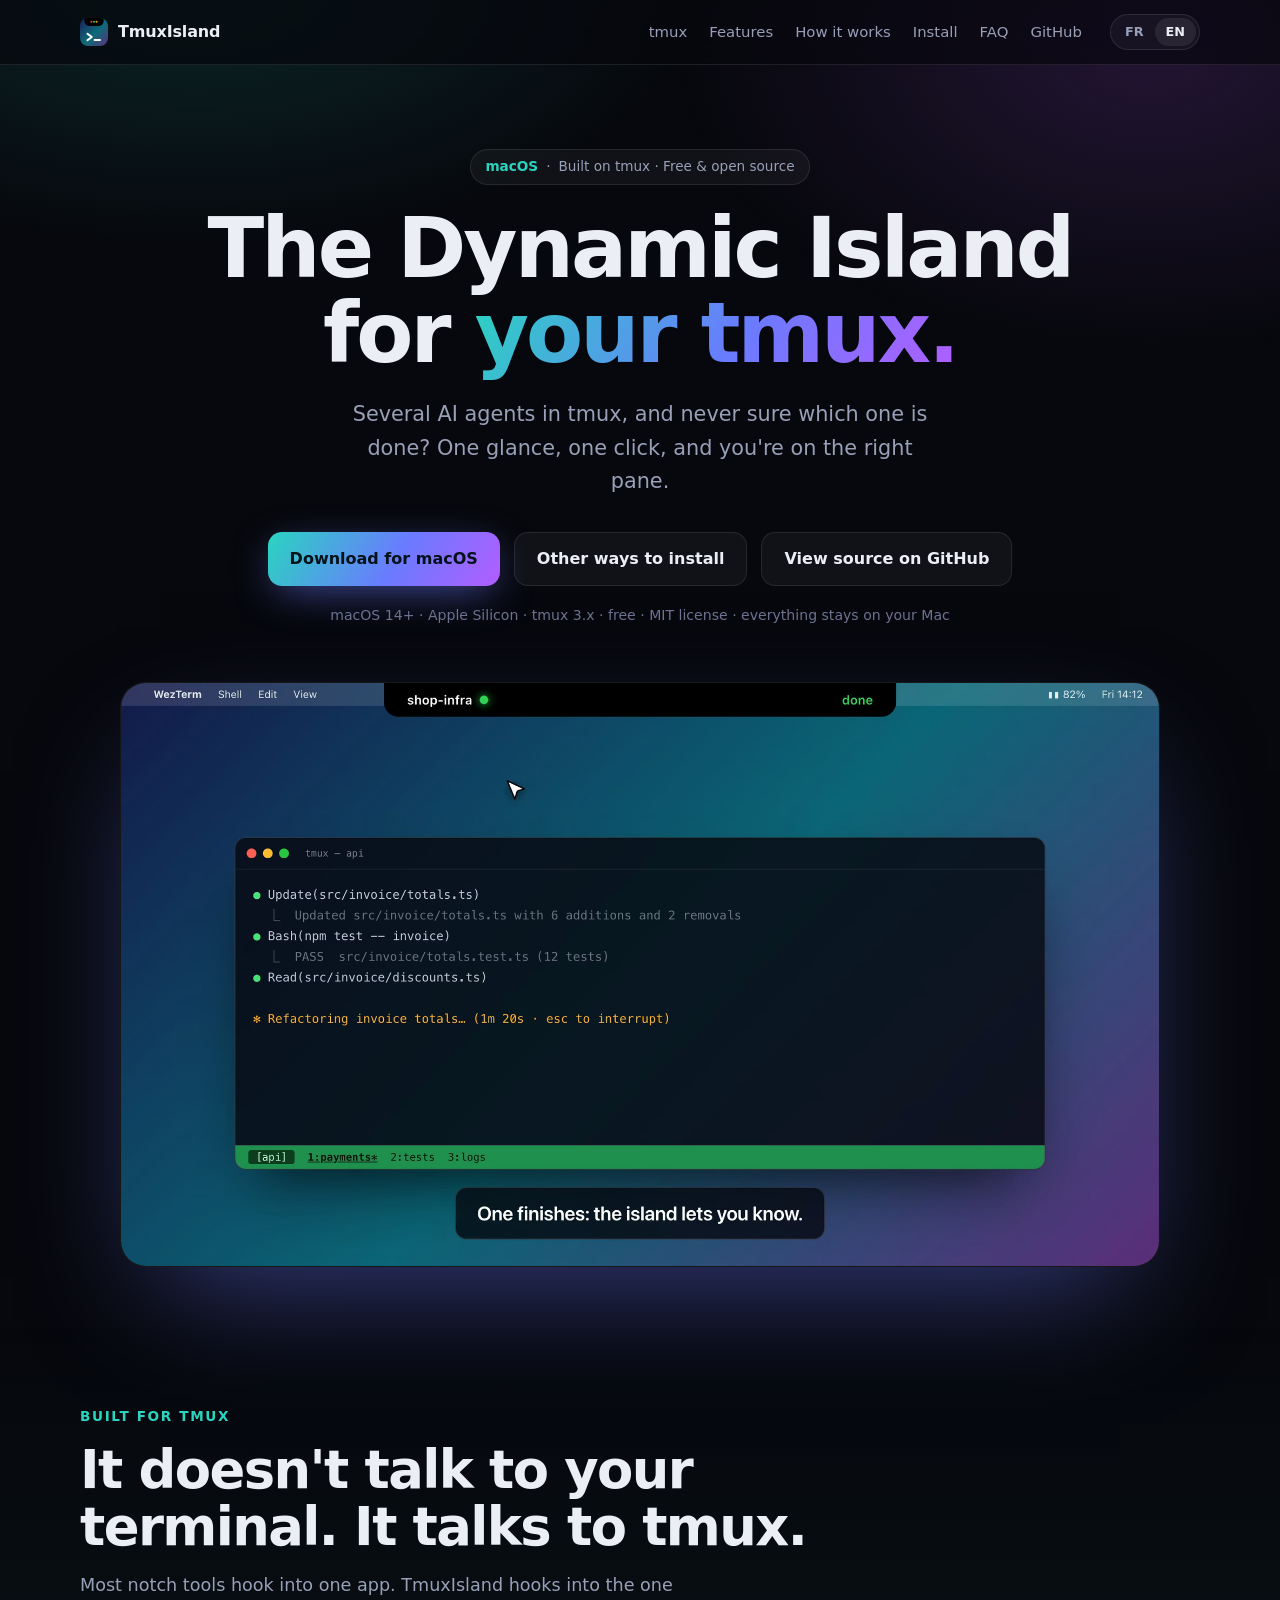
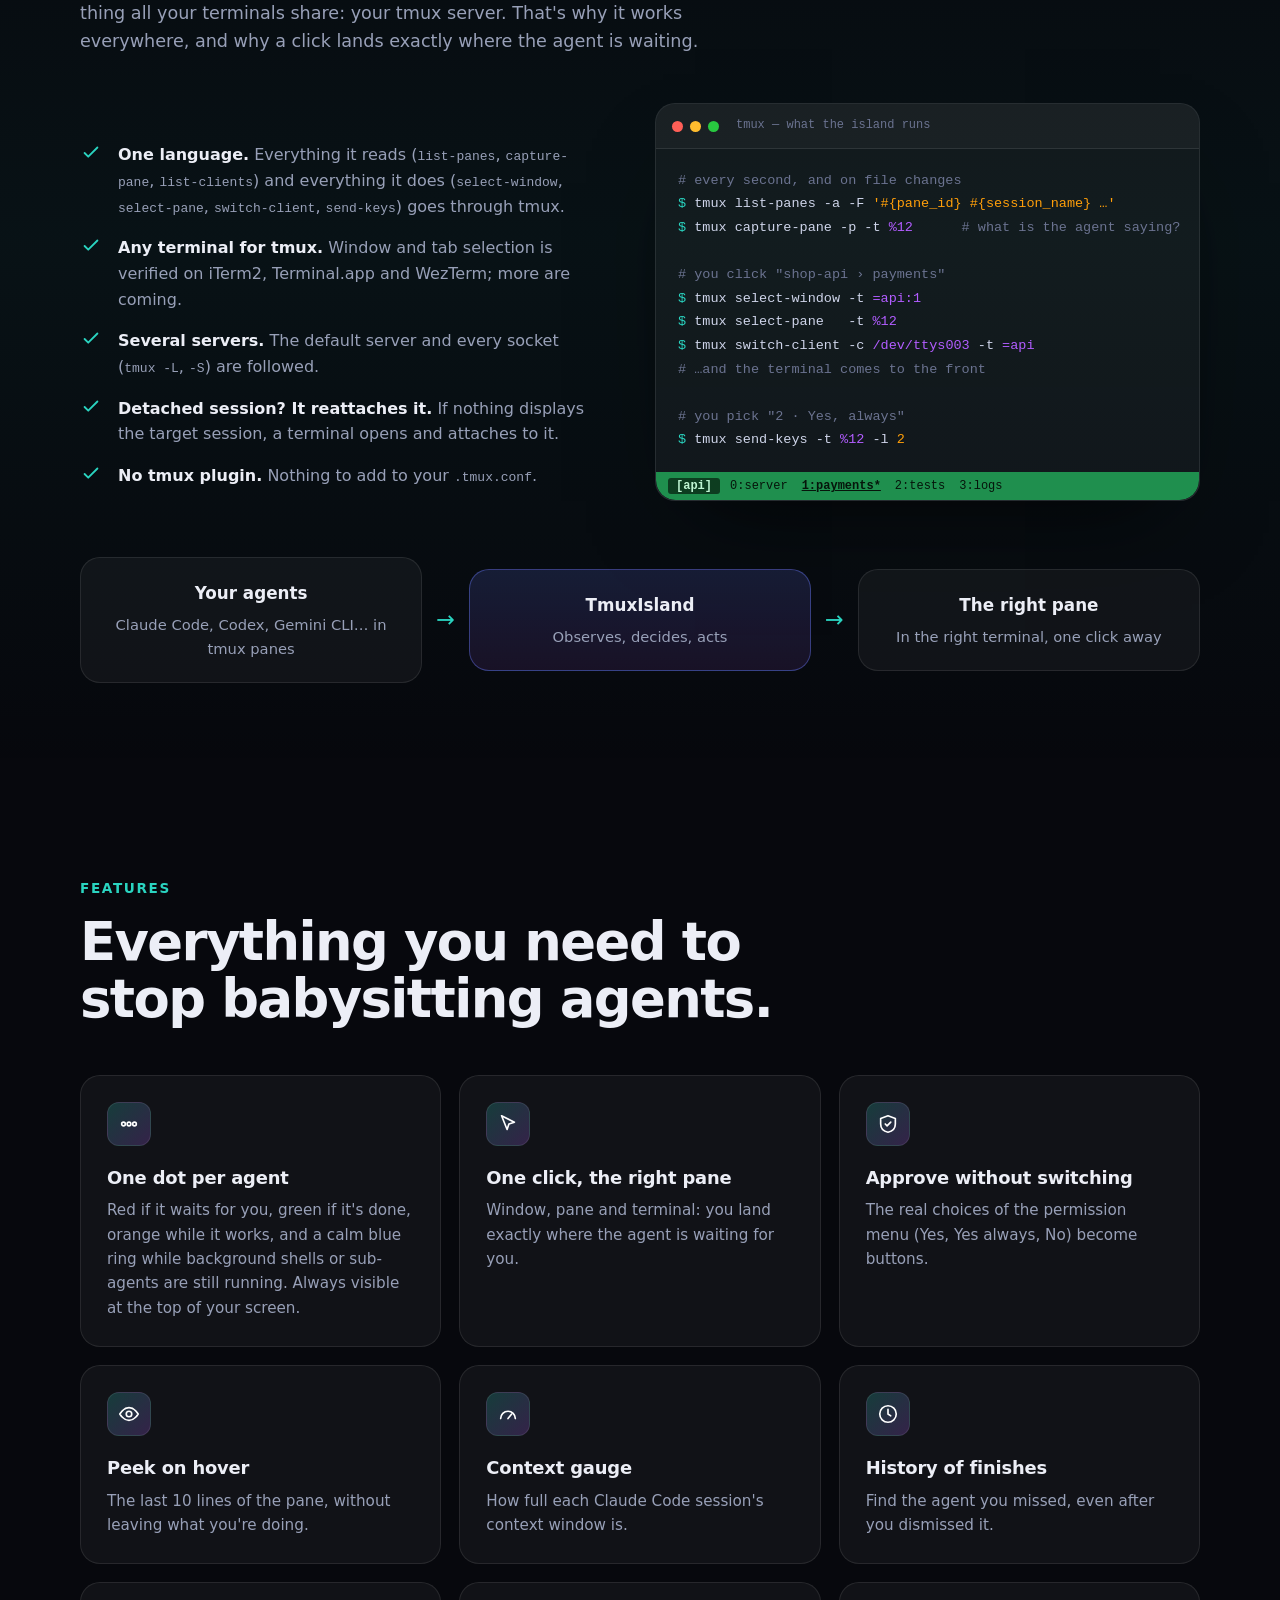
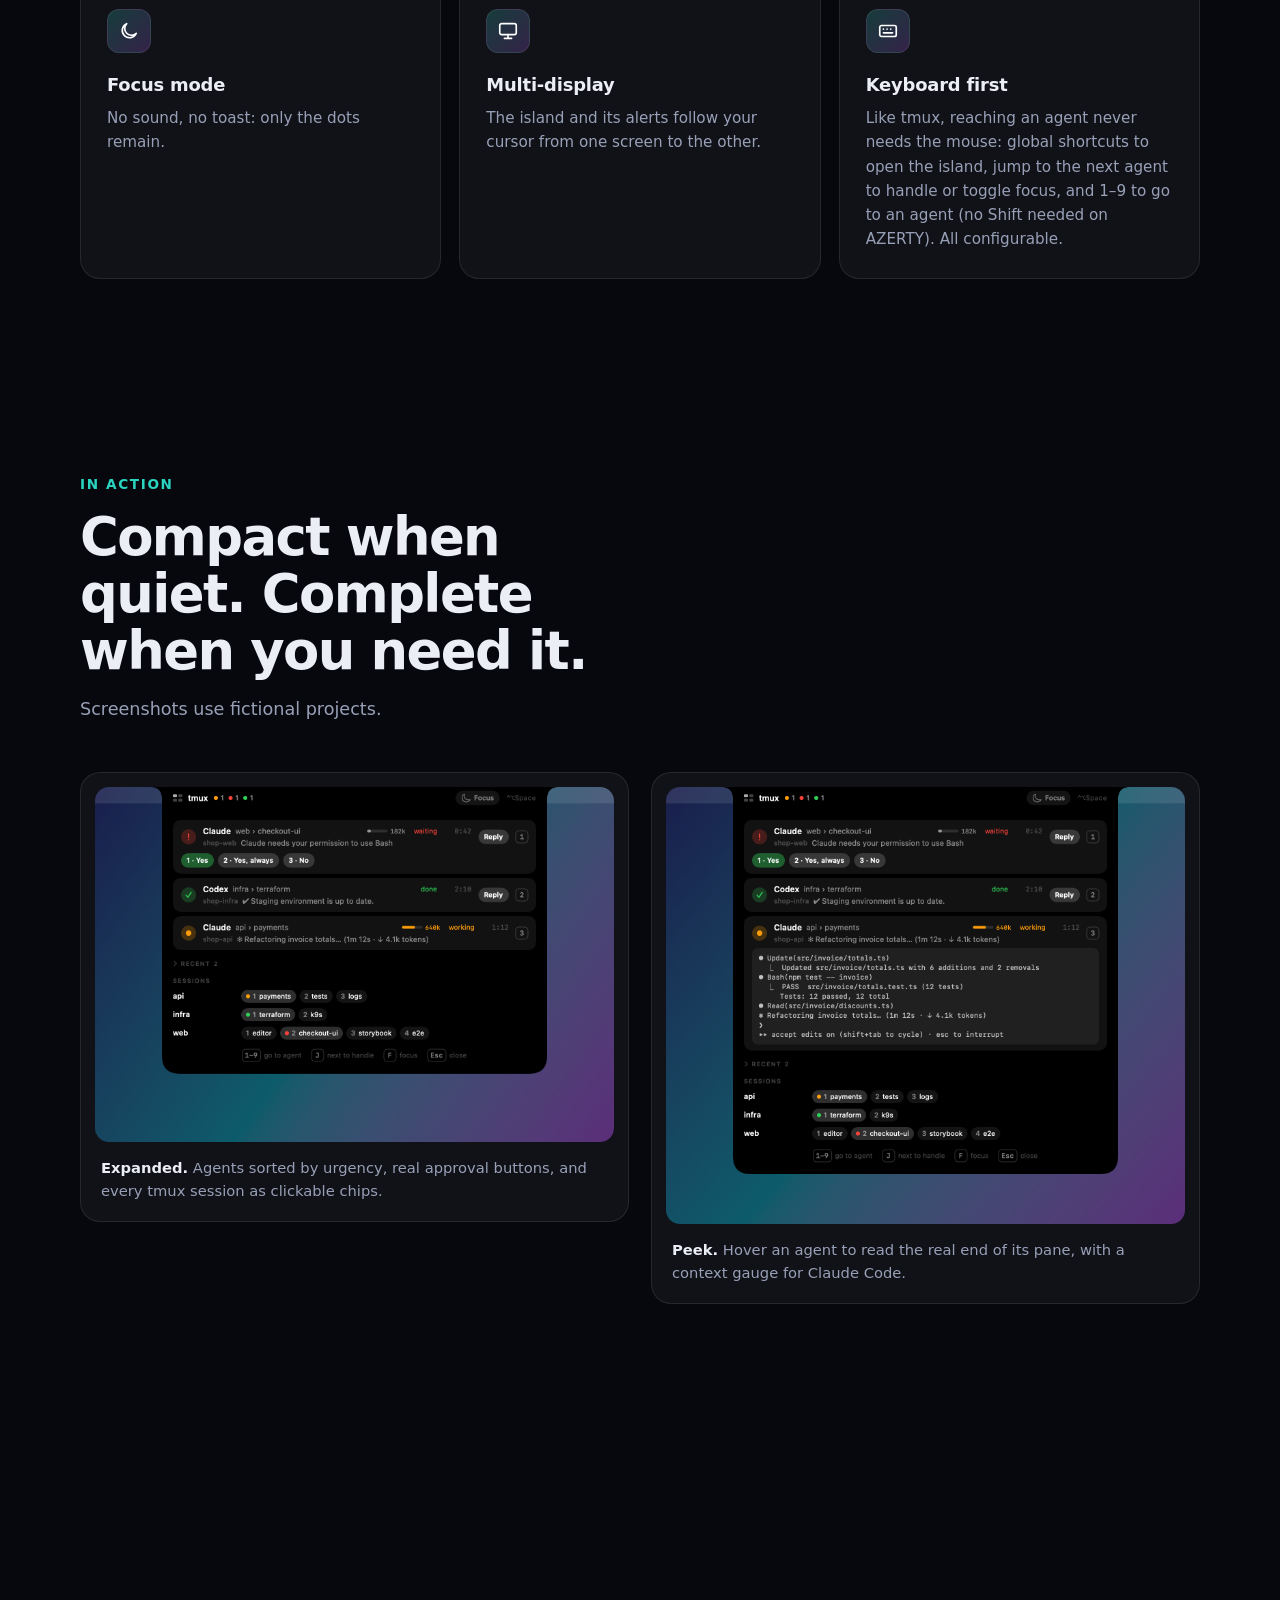
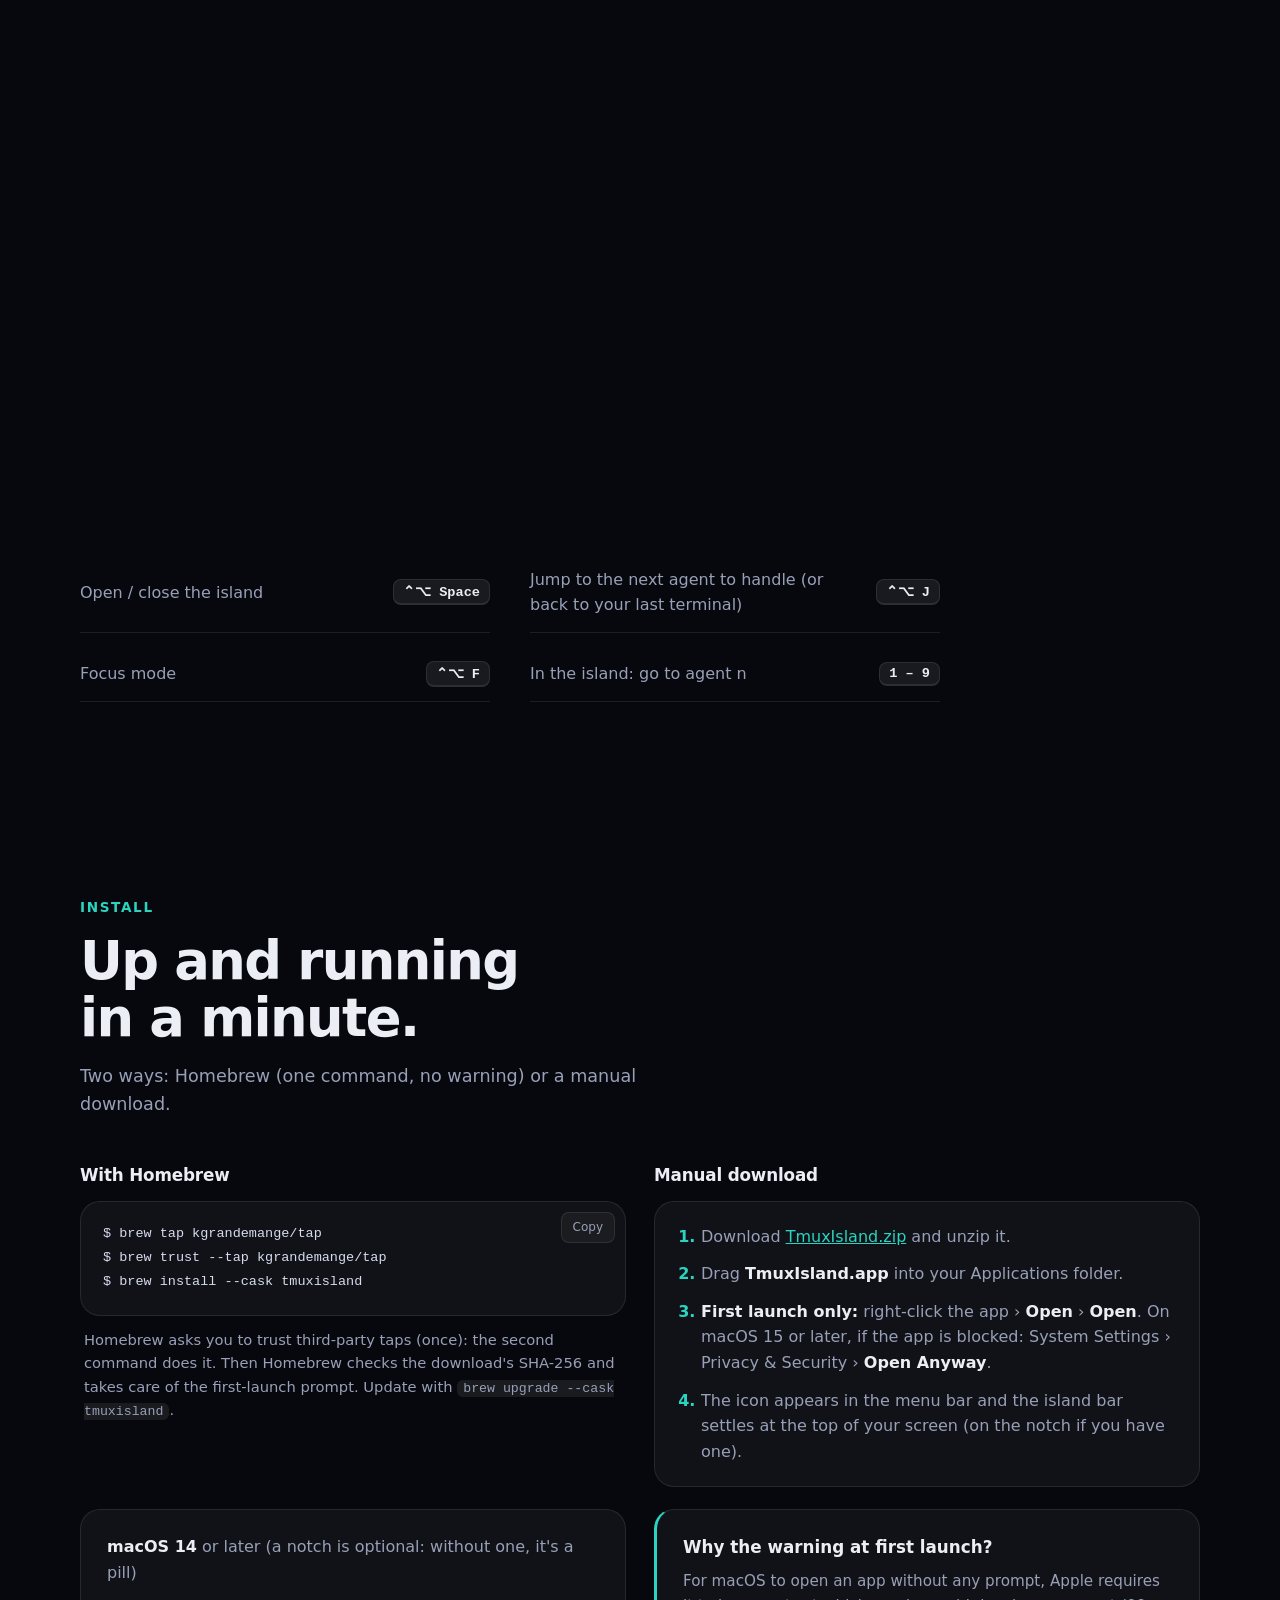
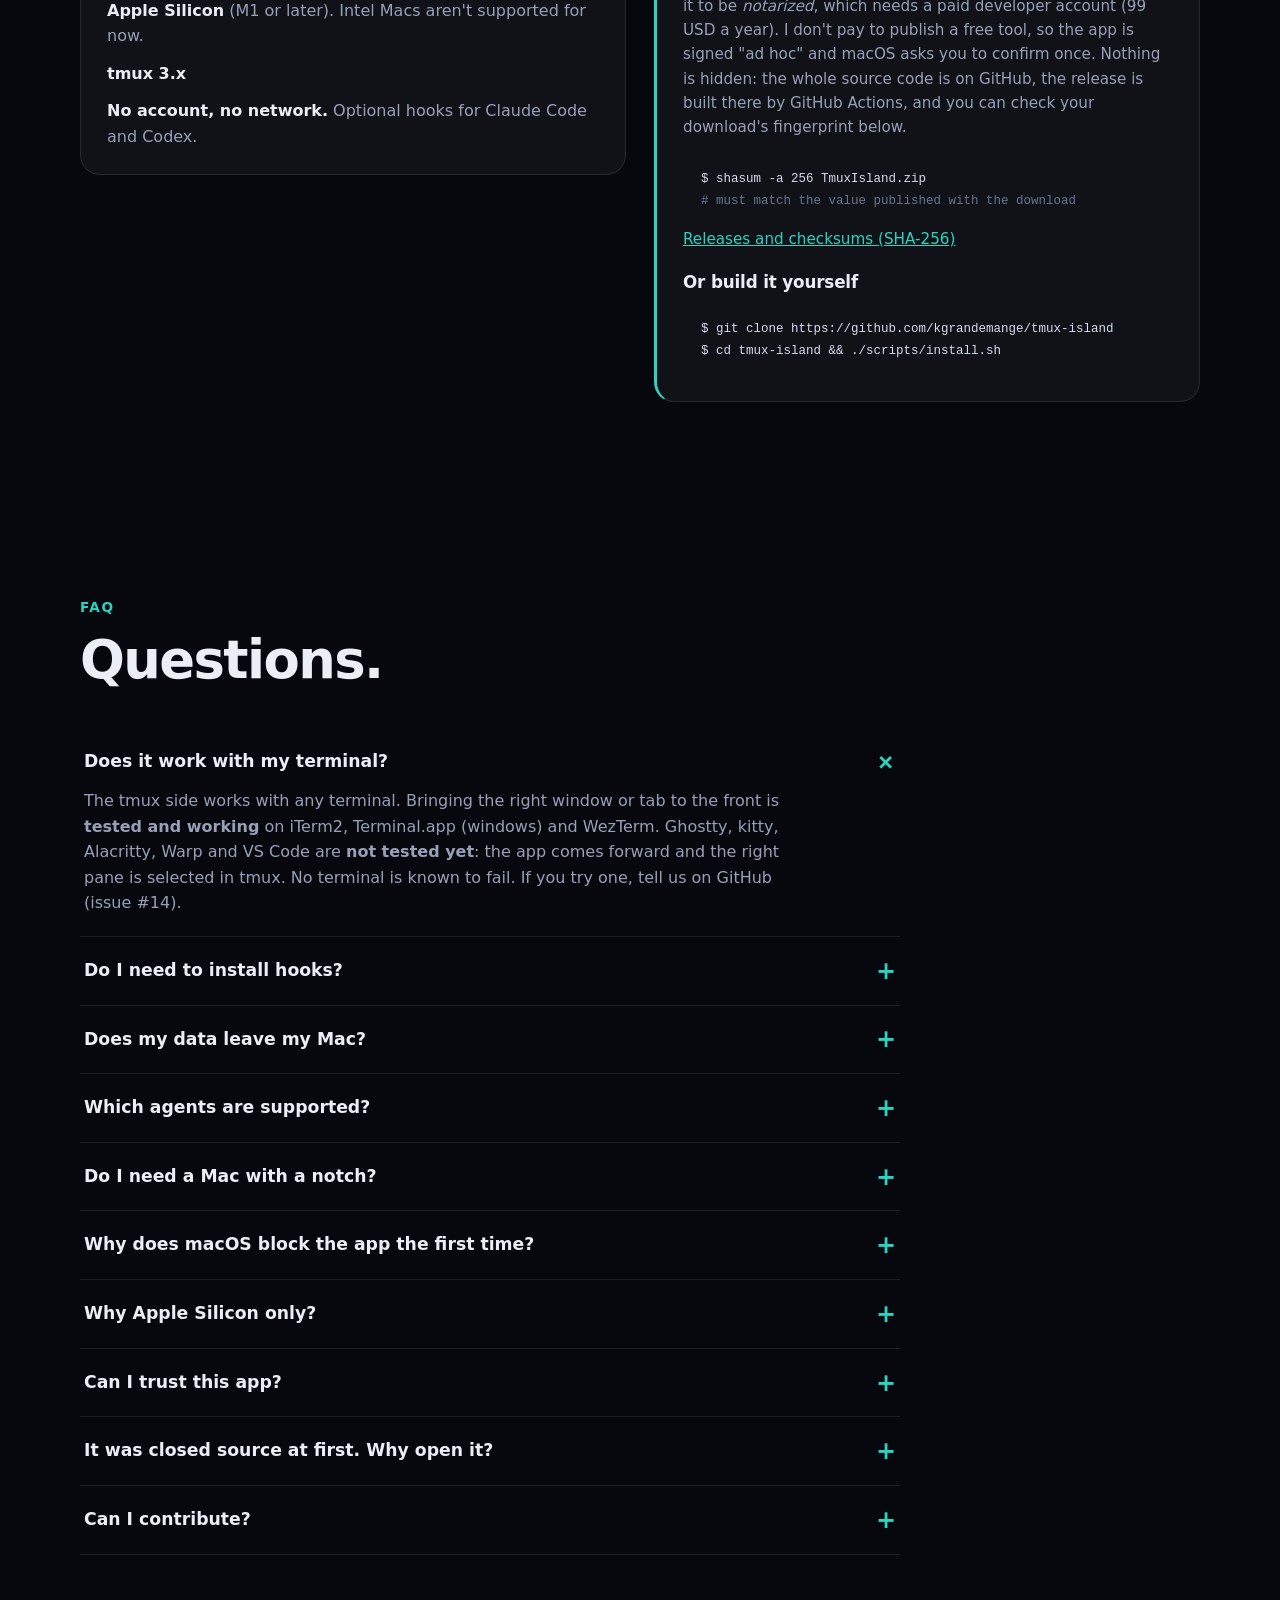
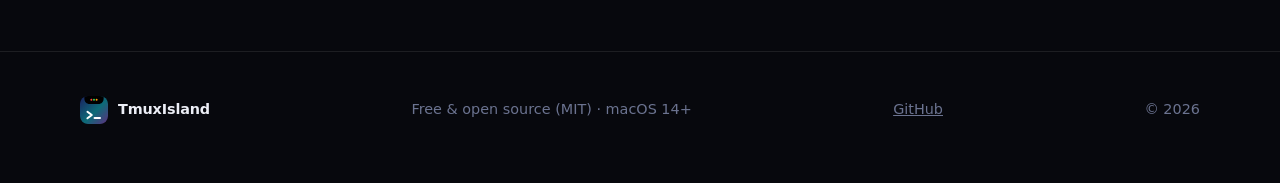
<file: docs/index.html>
<!doctype html>
<html lang="fr">
<head>
  <meta charset="utf-8">
  <meta name="viewport" content="width=device-width, initial-scale=1">
  <title>TmuxIsland — La Dynamic Island de ton tmux</title>
  <meta name="description" content="Plusieurs agents IA dans tmux, et tu ne sais jamais lequel a fini ? Un coup d'œil, un clic, et tu es sur le bon pane. Une Dynamic Island pour tmux, sur Mac.">
  <meta http-equiv="Content-Security-Policy" content="default-src 'self'; script-src 'self'; style-src 'self' 'unsafe-inline'; img-src 'self' data:; media-src 'self'; base-uri 'none'; form-action 'none'">
  <meta name="theme-color" content="#07080d">
  <meta property="og:type" content="website">
  <meta property="og:title" content="TmuxIsland — La Dynamic Island de ton tmux">
  <meta property="og:description" content="Plusieurs agents IA dans tmux, et tu ne sais jamais lequel a fini ? Un coup d'œil, un clic, et tu es sur le bon pane.">
  <link rel="icon" href="assets/logo.svg" type="image/svg+xml">
  <link rel="stylesheet" href="assets/style.css">
</head>
<body>
<a class="skip" href="#main" data-en="Skip to content">Aller au contenu</a>
<div class="glow" aria-hidden="true"></div>

<!-- Icônes (sprite) -->
<svg width="0" height="0" style="position:absolute" aria-hidden="true">
  <symbol id="i-click" viewBox="0 0 24 24"><path d="M5 3l14 7-6 2-2 6z"/></symbol>
  <symbol id="i-eye" viewBox="0 0 24 24"><path d="M2 12s4-7 10-7 10 7 10 7-4 7-10 7S2 12 2 12z"/><circle cx="12" cy="12" r="3"/></symbol>
  <symbol id="i-gauge" viewBox="0 0 24 24"><path d="M4 17a8 8 0 1 1 16 0"/><path d="M12 17l4-5"/></symbol>
  <symbol id="i-clock" viewBox="0 0 24 24"><circle cx="12" cy="12" r="9"/><path d="M12 7v5l3 2"/></symbol>
  <symbol id="i-moon" viewBox="0 0 24 24"><path d="M20 14.5A8 8 0 1 1 9.5 4a6.5 6.5 0 0 0 10.5 10.5z"/></symbol>
  <symbol id="i-screens" viewBox="0 0 24 24"><rect x="3" y="4" width="18" height="12" rx="2"/><path d="M8 20h8M12 16v4"/></symbol>
  <symbol id="i-key" viewBox="0 0 24 24"><rect x="3" y="6" width="18" height="12" rx="2"/><path d="M7 10h.01M11 10h.01M15 10h.01M7 14h10"/></symbol>
  <symbol id="i-layers" viewBox="0 0 24 24"><path d="M12 3l9 5-9 5-9-5z"/><path d="M3 13l9 5 9-5"/></symbol>
  <symbol id="i-shield" viewBox="0 0 24 24"><path d="M12 3l8 3v6c0 5-3.5 8-8 9-4.5-1-8-4-8-9V6z"/><path d="M9 12l2 2 4-4"/></symbol>
  <symbol id="i-dots" viewBox="0 0 24 24"><circle cx="6" cy="12" r="2"/><circle cx="12" cy="12" r="2"/><circle cx="18" cy="12" r="2"/></symbol>
  <symbol id="i-check" viewBox="0 0 24 24"><path d="M5 12l4 4 10-10"/></symbol>
</svg>

<header class="nav">
  <div class="wrap">
    <a class="brand" href="#top"><img src="assets/logo.svg" alt="" width="28" height="28"> TmuxIsland</a>
    <ul>
      <li><a href="#tmux" data-en="tmux">tmux</a></li>
      <li><a href="#features" data-en="Features">Fonctionnalités</a></li>
      <li><a href="#how" data-en="How it works">Comment ça marche</a></li>
      <li><a href="#install" data-en="Install">Installation</a></li>
      <li><a href="#faq">FAQ</a></li>
      <li><a href="https://github.com/kgrandemange/tmux-island" rel="noopener">GitHub</a></li>
    </ul>
    <div class="lang" role="group" aria-label="Langue / Language">
      <button type="button" data-lang="fr" aria-pressed="true">FR</button>
      <button type="button" data-lang="en" aria-pressed="false">EN</button>
    </div>
  </div>
</header>

<main id="main">
<!-- ============ HERO ============ -->
<div class="hero wrap" id="top">
  <span class="pill"><b>macOS</b> · <span data-en="Built on tmux · Free &amp; open source">Couplé à tmux · Gratuit &amp; open source</span></span>
  <h1><span data-en="The Dynamic Island for">La Dynamic Island de</span> <span class="grad" data-en="your tmux.">ton tmux.</span></h1>
  <p class="lead" data-en="Several AI agents in tmux, and never sure which one is done? One glance, one click, and you're on the right pane.">Plusieurs agents IA dans tmux, et tu ne sais jamais lequel a fini ? Un coup d'œil, un clic, et tu es sur le bon pane.</p>
  <div class="cta">
    <a class="btn primary" href="https://github.com/kgrandemange/tmux-island/releases/latest/download/TmuxIsland.zip" data-en="Download for macOS">Télécharger pour macOS</a>
    <a class="btn" href="#install" data-en="Other ways to install">Autres façons d'installer</a>
    <a class="btn" href="https://github.com/kgrandemange/tmux-island" rel="noopener" data-en="View source on GitHub">Voir le code sur GitHub</a>
  </div>
  <p class="meta" data-en="macOS 14+ · Apple Silicon · tmux 3.x · free · MIT license · everything stays on your Mac">macOS 14+ · Apple Silicon · tmux 3.x · gratuit · licence MIT · tout reste sur ton Mac</p>

  <!-- Vidéo de démonstration (scène : docs/video.html) -->
  <figure class="video-frame">
    <video id="hero-video" muted loop playsinline preload="metadata" controls poster="assets/poster-fr.jpg" aria-label="Démonstration : un agent termine, un clic mène au bon pane tmux, validation d'une permission depuis l'île." data-en-label="Demo: an agent finishes, one click leads to the right tmux pane, a permission is approved from the island."></video>
  </figure>
</div>

<!-- ============ TMUX ============ -->
<section class="tmux" id="tmux">
  <div class="wrap">
    <div class="reveal">
      <span class="eyebrow" data-en="Built for tmux">Pensé pour tmux</span>
      <h2 data-en="It doesn't talk to your terminal. It talks to tmux.">Il ne parle pas à ton terminal. Il parle à tmux.</h2>
      <p class="sub" data-en="Most notch tools hook into one app. TmuxIsland hooks into the one thing all your terminals share: your tmux server. That's why it works everywhere, and why a click lands exactly where the agent is waiting.">La plupart des outils de notch s'accrochent à une application. TmuxIsland s'accroche à ce que tous tes terminaux ont en commun : ton serveur tmux. C'est pour ça que ça marche partout, et qu'un clic t'amène exactement là où l'agent t'attend.</p>
    </div>

    <div class="split">
      <ul class="checks reveal">
        <li><svg viewBox="0 0 24 24" fill="none" stroke-width="2" stroke-linecap="round" stroke-linejoin="round"><use href="#i-check"/></svg>
          <span data-en="<b>One language.</b> Everything it reads (<code>list-panes</code>, <code>capture-pane</code>, <code>list-clients</code>) and everything it does (<code>select-window</code>, <code>select-pane</code>, <code>switch-client</code>, <code>send-keys</code>) goes through tmux."><b>Un seul langage.</b> Tout ce qu'il lit (<code>list-panes</code>, <code>capture-pane</code>, <code>list-clients</code>) et tout ce qu'il fait (<code>select-window</code>, <code>select-pane</code>, <code>switch-client</code>, <code>send-keys</code>) passe par tmux.</span></li>
        <li><svg viewBox="0 0 24 24" fill="none" stroke-width="2" stroke-linecap="round" stroke-linejoin="round"><use href="#i-check"/></svg>
          <span data-en="<b>Any terminal for tmux.</b> Window and tab selection is verified on iTerm2, Terminal.app and WezTerm; more are coming."><b>N'importe quel terminal pour tmux.</b> La sélection de la fenêtre et de l'onglet est vérifiée sur iTerm2, Terminal.app et WezTerm ; d'autres suivront.</span></li>
        <li><svg viewBox="0 0 24 24" fill="none" stroke-width="2" stroke-linecap="round" stroke-linejoin="round"><use href="#i-check"/></svg>
          <span data-en="<b>Several servers.</b> The default server and every socket (<code>tmux -L</code>, <code>-S</code>) are followed."><b>Plusieurs serveurs.</b> Le serveur par défaut et tous les sockets (<code>tmux -L</code>, <code>-S</code>) sont suivis.</span></li>
        <li><svg viewBox="0 0 24 24" fill="none" stroke-width="2" stroke-linecap="round" stroke-linejoin="round"><use href="#i-check"/></svg>
          <span data-en="<b>Detached session? It reattaches it.</b> If nothing displays the target session, a terminal opens and attaches to it."><b>Session détachée ? Il la rattache.</b> Si rien n'affiche la session cible, un terminal s'ouvre et s'y attache.</span></li>
        <li><svg viewBox="0 0 24 24" fill="none" stroke-width="2" stroke-linecap="round" stroke-linejoin="round"><use href="#i-check"/></svg>
          <span data-en="<b>No tmux plugin.</b> Nothing to add to your <code>.tmux.conf</code>."><b>Aucun plugin tmux.</b> Rien à ajouter à ton <code>.tmux.conf</code>.</span></li>
      </ul>

      <div class="card term reveal" role="img" data-en-label="Terminal showing the tmux commands the island runs when you click an agent" aria-label="Terminal montrant les commandes tmux lancées par l'île quand tu cliques sur un agent">
        <div class="term-bar"><i></i><i></i><i></i><span data-en="tmux — what the island runs">tmux — ce que l'île exécute</span></div>
<pre><span class="c" data-en="# every second, and on file changes"># chaque seconde, et à chaque changement de fichier</span>
<span class="k">$</span> tmux list-panes -a -F <span class="y">'#{pane_id} #{session_name} …'</span>
<span class="k">$</span> tmux capture-pane -p -t <span class="a">%12</span>      <span class="c" data-en="# what is the agent saying?"># que dit l'agent ?</span>

<span class="c" data-en="# you click &quot;shop-api › payments&quot;"># tu cliques sur « shop-api › payments »</span>
<span class="k">$</span> tmux select-window -t <span class="a">=api:1</span>
<span class="k">$</span> tmux select-pane   -t <span class="a">%12</span>
<span class="k">$</span> tmux switch-client -c <span class="a">/dev/ttys003</span> -t <span class="a">=api</span>
<span class="c" data-en="# …and the terminal comes to the front"># …et le terminal passe devant</span>

<span class="c" data-en="# you pick &quot;2 · Yes, always&quot;"># tu choisis « 2 · Yes, always »</span>
<span class="k">$</span> tmux send-keys -t <span class="a">%12</span> -l <span class="y">2</span></pre>
        <div class="tmuxbar" aria-hidden="true"><b>[api]</b><span>0:server</span><span class="cur">1:payments*</span><span>2:tests</span><span>3:logs</span></div>
      </div>
    </div>

    <div class="flow reveal">
      <div class="card node"><h3 data-en="Your agents">Tes agents</h3><p data-en="Claude Code, Codex, Gemini CLI… in tmux panes">Claude Code, Codex, Gemini CLI… dans des panes tmux</p></div>
      <div class="arrow">→</div>
      <div class="card node mid"><h3>TmuxIsland</h3><p data-en="Observes, decides, acts">Observe, décide, agit</p></div>
      <div class="arrow">→</div>
      <div class="card node"><h3 data-en="The right pane">Le bon pane</h3><p data-en="In the right terminal, one click away">Dans le bon terminal, à un clic</p></div>
    </div>
  </div>
</section>

<!-- ============ FONCTIONNALITÉS ============ -->
<section id="features">
  <div class="wrap">
    <div class="reveal">
      <span class="eyebrow" data-en="Features">Fonctionnalités</span>
      <h2 data-en="Everything you need to stop babysitting agents.">Tout pour arrêter de surveiller tes agents.</h2>
    </div>
    <div class="grid">
      <article class="card feat reveal"><div class="ico"><svg viewBox="0 0 24 24" fill="none" stroke-width="1.8" stroke-linecap="round" stroke-linejoin="round"><use href="#i-dots"/></svg></div>
        <h3 data-en="One dot per agent">Un point par agent</h3><p data-en="Red if it waits for you, green if it's done, orange while it works, and a calm blue ring while background shells or sub-agents are still running. Always visible at the top of your screen.">Rouge s'il t'attend, vert s'il a fini, orange pendant qu'il travaille, et une bague bleue calme tant que des shells ou sous-agents tournent en arrière-plan. Toujours visible en haut de l'écran.</p></article>
      <article class="card feat reveal"><div class="ico"><svg viewBox="0 0 24 24" fill="none" stroke-width="1.8" stroke-linecap="round" stroke-linejoin="round"><use href="#i-click"/></svg></div>
        <h3 data-en="One click, the right pane">Un clic, le bon pane</h3><p data-en="Window, pane and terminal: you land exactly where the agent is waiting for you.">Fenêtre, pane et terminal : tu arrives exactement là où l'agent t'attend.</p></article>
      <article class="card feat reveal"><div class="ico"><svg viewBox="0 0 24 24" fill="none" stroke-width="1.8" stroke-linecap="round" stroke-linejoin="round"><use href="#i-shield"/></svg></div>
        <h3 data-en="Approve without switching">Valide sans changer de fenêtre</h3><p data-en="The real choices of the permission menu (Yes, Yes always, No) become buttons.">Les vrais choix du menu de permission (Yes, Yes always, No) deviennent des boutons.</p></article>
      <article class="card feat reveal"><div class="ico"><svg viewBox="0 0 24 24" fill="none" stroke-width="1.8" stroke-linecap="round" stroke-linejoin="round"><use href="#i-eye"/></svg></div>
        <h3 data-en="Peek on hover">Aperçu au survol</h3><p data-en="The last 10 lines of the pane, without leaving what you're doing.">Les 10 dernières lignes du pane, sans quitter ce que tu fais.</p></article>
      <article class="card feat reveal"><div class="ico"><svg viewBox="0 0 24 24" fill="none" stroke-width="1.8" stroke-linecap="round" stroke-linejoin="round"><use href="#i-gauge"/></svg></div>
        <h3 data-en="Context gauge">Jauge de contexte</h3><p data-en="How full each Claude Code session's context window is.">Où en est la fenêtre de contexte de chaque session Claude Code.</p></article>
      <article class="card feat reveal"><div class="ico"><svg viewBox="0 0 24 24" fill="none" stroke-width="1.8" stroke-linecap="round" stroke-linejoin="round"><use href="#i-clock"/></svg></div>
        <h3 data-en="History of finishes">Historique des fins</h3><p data-en="Find the agent you missed, even after you dismissed it.">Retrouve l'agent que tu as raté, même après l'avoir acquitté.</p></article>
      <article class="card feat reveal"><div class="ico"><svg viewBox="0 0 24 24" fill="none" stroke-width="1.8" stroke-linecap="round" stroke-linejoin="round"><use href="#i-moon"/></svg></div>
        <h3 data-en="Focus mode">Mode concentration</h3><p data-en="No sound, no toast: only the dots remain.">Plus de son ni de toast : seuls les points restent.</p></article>
      <article class="card feat reveal"><div class="ico"><svg viewBox="0 0 24 24" fill="none" stroke-width="1.8" stroke-linecap="round" stroke-linejoin="round"><use href="#i-screens"/></svg></div>
        <h3 data-en="Multi-display">Multi-écrans</h3><p data-en="The island and its alerts follow your cursor from one screen to the other.">L'île et ses alertes suivent ton curseur d'un écran à l'autre.</p></article>
      <article class="card feat reveal"><div class="ico"><svg viewBox="0 0 24 24" fill="none" stroke-width="1.8" stroke-linecap="round" stroke-linejoin="round"><use href="#i-key"/></svg></div>
        <h3 data-en="Keyboard first">Priorité au clavier</h3><p data-en="Like tmux, reaching an agent never needs the mouse: global shortcuts to open the island, jump to the next agent to handle or toggle focus, and 1–9 to go to an agent (no Shift needed on AZERTY). All configurable.">Comme tmux, atteindre un agent n'exige jamais la souris : raccourcis globaux pour ouvrir l'île, sauter au prochain agent à traiter ou activer la concentration, et 1–9 pour aller à un agent (sans Maj en AZERTY). Tout est configurable.</p></article>
    </div>
  </div>
</section>

<!-- ============ GALERIE ============ -->
<section>
  <div class="wrap">
    <div class="reveal">
      <span class="eyebrow" data-en="In action">En action</span>
      <h2 data-en="Compact when quiet. Complete when you need it.">Discrète au repos. Complète quand il le faut.</h2>
      <p class="sub" data-en="Screenshots use fictional projects.">Les captures utilisent des projets fictifs.</p>
    </div>
    <div class="shots">
      <figure class="card reveal"><img src="assets/island-expanded.png" data-src-en="assets/island-expanded.png" data-src-fr="assets/island-expanded-fr.png" width="760" height="520" loading="lazy" alt="L'île dépliée : un agent en attente avec boutons de validation, un agent terminé, un agent en cours et les sessions tmux" data-en-alt="The expanded island: an agent waiting with approval buttons, a finished agent, a running agent and the tmux sessions">
        <figcaption data-en="<b>Expanded.</b> Agents sorted by urgency, real approval buttons, and every tmux session as clickable chips."><b>Dépliée.</b> Les agents triés par urgence, de vrais boutons de validation, et toutes tes sessions tmux en puces cliquables.</figcaption></figure>
      <figure class="card reveal"><img src="assets/island-preview.png" data-src-en="assets/island-preview.png" data-src-fr="assets/island-preview-fr.png" width="760" height="640" loading="lazy" alt="Aperçu des dernières lignes du pane au survol d'un agent en cours" data-en-alt="Preview of the pane's last lines when hovering a running agent">
        <figcaption data-en="<b>Peek.</b> Hover an agent to read the real end of its pane, with a context gauge for Claude Code."><b>Aperçu.</b> Survole un agent pour lire la vraie fin de son pane, avec la jauge de contexte pour Claude Code.</figcaption></figure>
      <figure class="card reveal"><img src="assets/island-toast.png" data-src-en="assets/island-toast.png" data-src-fr="assets/island-toast-fr.png" width="560" height="90" loading="lazy" alt="Toast : le projet shop-infra est terminé" data-en-alt="Toast: the shop-infra project is done">
        <figcaption data-en="<b>The toast.</b> An agent finishes: the island widens for a few seconds. One click and you're there."><b>Le toast.</b> Un agent finit : l'île s'élargit quelques secondes. Un clic et tu y es.</figcaption></figure>
      <figure class="card reveal"><img src="assets/island-compact.png" data-src-en="assets/island-compact.png" data-src-fr="assets/island-compact-fr.png" width="560" height="90" loading="lazy" alt="Île compacte avec un point par agent" data-en-alt="Compact island with one dot per agent">
        <figcaption data-en="<b>At rest.</b> One dot per agent, and the number of tmux sessions."><b>Au repos.</b> Un point par agent, et le nombre de sessions tmux.</figcaption></figure>
    </div>
  </div>
</section>

<!-- ============ COMMENT ÇA MARCHE ============ -->
<section id="how">
  <div class="wrap">
    <div class="reveal">
      <span class="eyebrow" data-en="How it works">Comment ça marche</span>
      <h2 data-en="Observe. Decide. Act.">Observer. Décider. Agir.</h2>
    </div>
    <div class="steps3">
      <div class="card step reveal"><h3 data-en="Observe">Observer</h3><p data-en="It reads tmux, the official status of Claude Code sessions (<code>~/.claude/sessions</code>) and, when needed, the pane's screen. File changes trigger an instant refresh.">Il lit tmux, le statut officiel des sessions Claude Code (<code>~/.claude/sessions</code>) et, au besoin, l'écran du pane. Un changement de fichier déclenche un relevé immédiat.</p></div>
      <div class="card step reveal"><h3 data-en="Decide">Décider</h3><p data-en="A state machine tells running, waiting and done apart, and ignores your own interruptions (Esc).">Une machine à états distingue en cours, en attente et terminé, et ignore tes propres interruptions (Esc).</p></div>
      <div class="card step reveal"><h3 data-en="Act">Agir</h3><p data-en="It alerts you (dot, toast, sound). You click, it runs <code>select-window</code>, <code>select-pane</code> and <code>switch-client</code>, then brings your terminal forward.">Il te prévient (point, toast, son). Tu cliques, il lance <code>select-window</code>, <code>select-pane</code> et <code>switch-client</code>, puis amène ton terminal devant.</p></div>
    </div>

    <div class="keys reveal">
      <div><span data-en="Open / close the island">Ouvrir / fermer l'île</span><kbd>⌃⌥ Space</kbd></div>
      <div><span data-en="Jump to the next agent to handle (or back to your last terminal)">Aller au prochain agent à traiter (ou revenir au dernier terminal)</span><kbd>⌃⌥ J</kbd></div>
      <div><span data-en="Focus mode">Mode concentration</span><kbd>⌃⌥ F</kbd></div>
      <div><span data-en="In the island: go to agent n">Dans l'île : aller à l'agent n</span><kbd>1 – 9</kbd></div>
    </div>
  </div>
</section>

<!-- ============ INSTALLATION ============ -->
<section id="install">
  <div class="wrap">
    <div class="reveal">
      <span class="eyebrow" data-en="Install">Installation</span>
      <h2 data-en="Up and running in a minute.">Prêt en une minute.</h2>
      <p class="sub" data-en="Two ways: Homebrew (one command, no warning) or a manual download.">Deux façons : Homebrew (une commande, sans avertissement) ou un téléchargement manuel.</p>
    </div>
    <div class="install">
      <div>
        <h3 class="inst-h" data-en="With Homebrew">Avec Homebrew</h3>
        <div class="card codebox reveal">
          <div class="copy"><button type="button" data-en="Copy">Copier</button></div>
<pre><span class="k">$</span> brew tap kgrandemange/tap
<span class="k">$</span> brew trust --tap kgrandemange/tap
<span class="k">$</span> brew install --cask tmuxisland</pre>
        </div>
        <p class="inst-note" data-en="Homebrew asks you to trust third-party taps (once): the second command does it. Then Homebrew checks the download's SHA-256 and takes care of the first-launch prompt. Update with <code>brew upgrade --cask tmuxisland</code>.">Homebrew demande d'approuver les taps tiers (une seule fois) : la deuxième commande s'en charge. Ensuite Homebrew vérifie l'empreinte SHA-256 du téléchargement et s'occupe de l'avertissement du premier lancement. Mise à jour avec <code>brew upgrade --cask tmuxisland</code>.</p>
      </div>
      <div>
        <h3 class="inst-h" data-en="Manual download">Téléchargement manuel</h3>
        <ol class="card steps-list reveal">
          <li data-en="Download <a href='https://github.com/kgrandemange/tmux-island/releases/latest/download/TmuxIsland.zip'>TmuxIsland.zip</a> and unzip it."><a href="https://github.com/kgrandemange/tmux-island/releases/latest/download/TmuxIsland.zip">TmuxIsland.zip</a> : télécharge-le et décompresse-le.</li>
          <li data-en="Drag <b>TmuxIsland.app</b> into your Applications folder.">Glisse <b>TmuxIsland.app</b> dans ton dossier Applications.</li>
          <li data-en="<b>First launch only:</b> right-click the app › <b>Open</b> › <b>Open</b>. On macOS 15 or later, if the app is blocked: System Settings › Privacy &amp; Security › <b>Open Anyway</b>."><b>Une seule fois, au premier lancement :</b> clic droit sur l'app › <b>Ouvrir</b> › <b>Ouvrir</b>. Sur macOS 15 ou plus, si l'app est bloquée : Réglages Système › Confidentialité et sécurité › <b>Ouvrir quand même</b>.</li>
          <li data-en="The icon appears in the menu bar and the island bar settles at the top of your screen (on the notch if you have one).">L'icône apparaît dans la barre de menus et l'island bar se place en haut de l'écran (sur la notch s'il y en a une).</li>
        </ol>
      </div>
    </div>

    <div class="install" style="margin-top:22px">
      <ul class="card reqs reveal">
        <li data-en="<b>macOS 14</b> or later (a notch is optional: without one, it's a pill)"><b>macOS 14</b> ou plus récent (la notch est facultative : sans elle, c'est une pilule)</li>
        <li data-en="<b>Apple Silicon</b> (M1 or later). Intel Macs aren't supported for now."><b>Apple Silicon</b> (M1 et suivants). Les Mac Intel ne sont pas pris en charge pour l'instant.</li>
        <li data-en="<b>tmux 3.x</b>"><b>tmux 3.x</b></li>
        <li data-en="<b>No account, no network.</b> Optional hooks for Claude Code and Codex."><b>Aucun compte, aucun réseau.</b> Hooks facultatifs pour Claude Code et Codex.</li>
      </ul>
      <div class="card note reveal">
        <h3 data-en="Why the warning at first launch?">Pourquoi cet avertissement au premier lancement ?</h3>
        <p data-en="For macOS to open an app without any prompt, Apple requires it to be <i>notarized</i>, which needs a paid developer account (99 USD a year). I don't pay to publish a free tool, so the app is signed &quot;ad hoc&quot; and macOS asks you to confirm once. Nothing is hidden: the whole source code is on GitHub, the release is built there by GitHub Actions, and you can check your download's fingerprint below.">Pour que macOS ouvre une app sans aucun message, Apple exige qu'elle soit <i>notarisée</i>, ce qui demande un compte développeur payant (99 $ par an). Je ne paie pas pour publier un outil gratuit : l'app est signée « ad hoc » et macOS te demande de confirmer une fois. Rien n'est caché : tout le code source est sur GitHub, la version est compilée là-bas par GitHub Actions, et tu peux vérifier l'empreinte de ton téléchargement ci-dessous.</p>
        <div class="codebox" style="margin-top:14px">
<pre><span class="k">$</span> shasum -a 256 TmuxIsland.zip
<span class="c" data-en="# must match the value published with the download">Doit correspondre à la valeur publiée avec le téléchargement</span></pre>
        </div>
        <p class="inst-note"><a href="https://github.com/kgrandemange/tmux-island/releases" data-en="Releases and checksums (SHA-256)">Versions et empreintes (SHA-256)</a></p>
        <h3 class="inst-h" style="margin-top:18px" data-en="Or build it yourself">Ou compile-le toi-même</h3>
        <div class="codebox">
<pre><span class="k">$</span> git clone https://github.com/kgrandemange/tmux-island
<span class="k">$</span> cd tmux-island &amp;&amp; ./scripts/install.sh</pre>
        </div>
      </div>
    </div>
  </div>
</section>

<!-- ============ FAQ ============ -->
<section id="faq">
  <div class="wrap">
    <div class="reveal"><span class="eyebrow">FAQ</span><h2 data-en="Questions.">Questions.</h2></div>
    <div class="faq reveal">
      <details open><summary data-en="Does it work with my terminal?">Est-ce que ça marche avec mon terminal ?</summary>
        <p data-en="The tmux side works with any terminal. Bringing the right window or tab to the front is <b>tested and working</b> on iTerm2, Terminal.app (windows) and WezTerm. Ghostty, kitty, Alacritty, Warp and VS Code are <b>not tested yet</b>: the app comes forward and the right pane is selected in tmux. No terminal is known to fail. If you try one, tell us on GitHub (issue #14).">Le côté tmux fonctionne avec n'importe quel terminal. La mise au premier plan de la bonne fenêtre ou du bon onglet est <b>testée et fonctionnelle</b> sur iTerm2, Terminal.app (fenêtres) et WezTerm. Ghostty, kitty, Alacritty, Warp et VS Code ne sont <b>pas encore testés</b> : l'application passe devant et le bon pane est sélectionné dans tmux. Aucun terminal n'est connu pour échouer. Si tu en essaies un, dis-le sur GitHub (ticket #14).</p></details>
      <details><summary data-en="Do I need to install hooks?">Faut-il installer des hooks ?</summary>
        <p data-en="No. It works out of the box by reading Claude Code's own session status and the pane's screen. Hooks only make &quot;done / waiting&quot; even more instant.">Non. Ça fonctionne tout de suite en lisant le statut des sessions de Claude Code et l'écran du pane. Les hooks rendent seulement « terminé / en attente » encore plus instantané.</p></details>
      <details><summary data-en="Does my data leave my Mac?">Mes données quittent-elles mon Mac ?</summary>
        <p data-en="No. The app contains no networking code. It reads tmux, the tail of Claude Code transcripts (for the context gauge) and a few local state files.">Non. L'application ne contient aucun code réseau. Elle lit tmux, la fin des transcripts de Claude Code (pour la jauge de contexte) et quelques fichiers d'état locaux.</p></details>
      <details><summary data-en="Which agents are supported?">Quels agents sont pris en charge ?</summary>
        <p data-en="Claude Code is first-class (official status, context gauge, approval buttons). Codex, Gemini CLI, OpenCode, Aider, Amp, Cursor Agent and Goose are detected through the process and the pane's screen.">Claude Code est pris en charge en priorité (statut officiel, jauge de contexte, boutons de validation). Codex, Gemini CLI, OpenCode, Aider, Amp, Cursor Agent et Goose sont détectés via le processus et l'écran du pane.</p></details>
      <details><summary data-en="Do I need a Mac with a notch?">Faut-il un Mac avec notch ?</summary>
        <p data-en="No. TmuxIsland is an island bar: a floating bar centered at the top of your screen. On a Mac with a notch it blends into it; on any other screen it's a pill. With several displays, an option makes it follow your cursor.">Non. TmuxIsland est une island bar : une barre flottante centrée en haut de l'écran. Sur un Mac avec notch elle s'y fond ; sur n'importe quel autre écran, c'est une pilule. Avec plusieurs écrans, une option la fait suivre ton curseur.</p></details>
      <details><summary data-en="Why does macOS block the app the first time?">Pourquoi macOS bloque l'app la première fois ?</summary>
        <p data-en="Because it isn't notarized by Apple (that needs a paid developer account, and this tool is free). Confirm once with right-click › Open, or install it with Homebrew, which handles it for you. Then it opens normally.">Parce qu'elle n'est pas notarisée par Apple (il faut un compte développeur payant, et cet outil est gratuit). Confirme une fois avec clic droit › Ouvrir, ou installe-la avec Homebrew, qui s'en occupe. Ensuite elle s'ouvre normalement.</p></details>
      <details><summary data-en="Why Apple Silicon only?">Pourquoi seulement Apple Silicon ?</summary>
        <p data-en="The app is built for M1 and later chips. Intel Macs aren't supported for now.">L'app est compilée pour les puces M1 et suivantes. Les Mac Intel ne sont pas pris en charge pour l'instant.</p></details>
      <details><summary data-en="Can I trust this app?">Puis-je faire confiance à cette app ?</summary>
        <p data-en="You don't have to take my word for it: the whole source is on GitHub under the MIT license, the app contains no networking code (a firewall like Little Snitch or LuLu will show it never connects anywhere), releases are built from the tagged source by GitHub Actions, and each one comes with a SHA-256 you can verify.">Tu n'as pas à me croire sur parole : tout le code est sur GitHub sous licence MIT, l'app ne contient aucun code réseau (un pare-feu applicatif comme Little Snitch ou LuLu montrera qu'elle ne se connecte nulle part), les versions sont compilées depuis le code étiqueté par GitHub Actions, et chacune est livrée avec une empreinte SHA-256 vérifiable.</p></details>
      <details><summary data-en="It was closed source at first. Why open it?">Le code était fermé au début. Pourquoi l'ouvrir ?</summary>
        <p data-en="I first kept it closed out of caution, for a small personal tool. But an app that reads your terminals and sends keystrokes to your agents deserves to be auditable: asking you to trust a binary you can't read wasn't fair. So it's now open under the MIT license, with a security policy and a public build pipeline. It was built with the help of Claude Code, and the tests and reviews are in the repository too.">Au départ je l'avais gardé fermé par prudence, pour un petit outil personnel. Mais une app qui lit tes terminaux et envoie des touches à tes agents mérite d'être vérifiable : te demander de faire confiance à un binaire illisible n'était pas juste. Il est donc ouvert sous licence MIT, avec une politique de sécurité et une chaîne de build publique. Il a été conçu avec l'aide de Claude Code ; les tests et les revues sont aussi dans le dépôt.</p></details>
      <details><summary data-en="Can I contribute?">Puis-je contribuer ?</summary>
        <p data-en="Yes: issues and pull requests are welcome on GitHub. See CONTRIBUTING.md for how to build, test and propose a change.">Oui : issues et pull requests sont les bienvenues sur GitHub. Voir CONTRIBUTING.md pour compiler, tester et proposer une modification.</p></details>
    </div>
  </div>
</section>
</main>

<footer>
  <div class="wrap">
    <a class="brand" href="#top"><img src="assets/logo.svg" alt="" width="28" height="28"> TmuxIsland</a>
    <span data-en="Free &amp; open source (MIT) · macOS 14+">Gratuit &amp; open source (MIT) · macOS 14+</span>
    <a href="https://github.com/kgrandemange/tmux-island" rel="noopener">GitHub</a>
    <span>© 2026</span>
  </div>
</footer>

<script src="assets/app.js" defer></script>
</body>
</html>
</file>
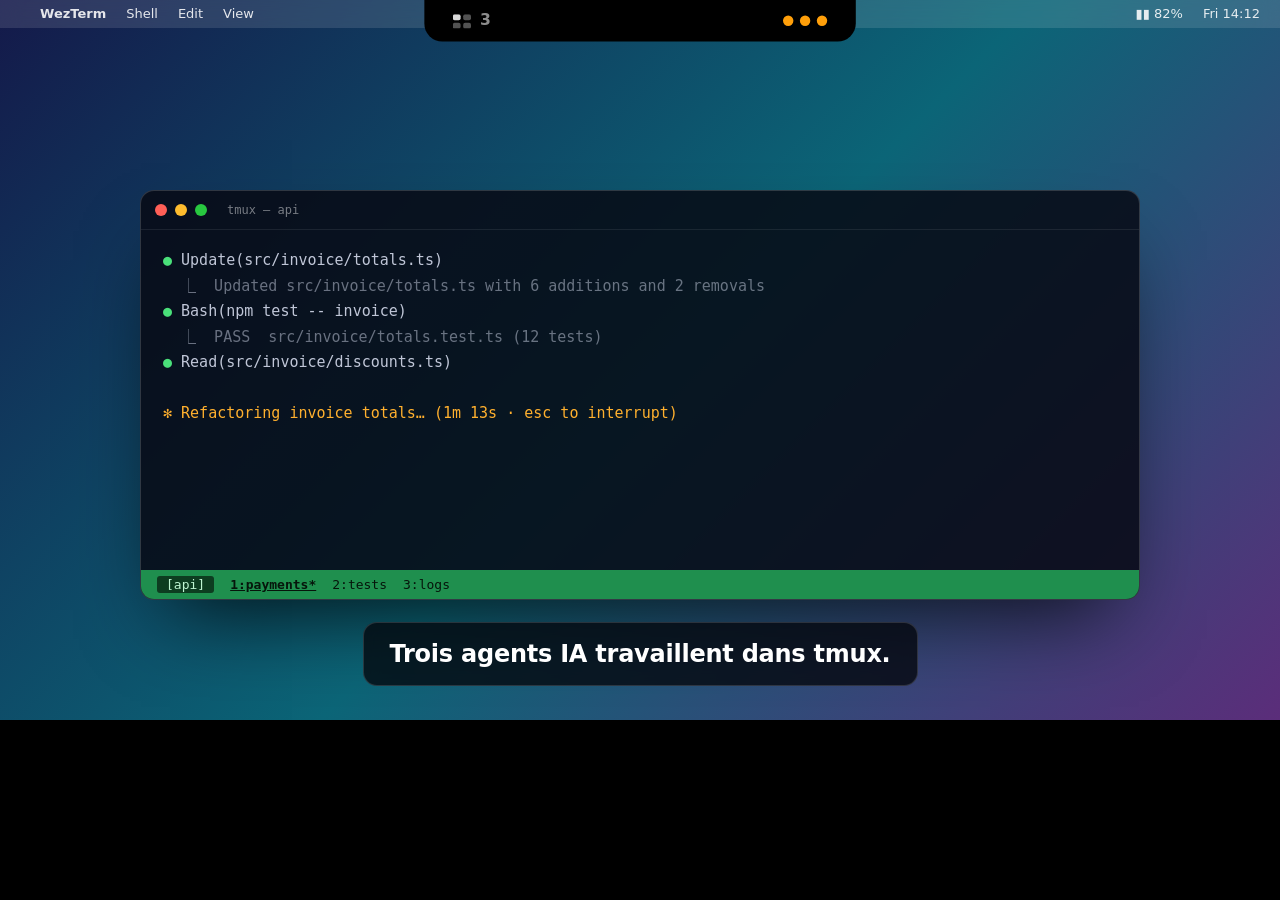
<file: docs/video.html>
<!doctype html>
<html lang="fr">
<head>
  <meta charset="utf-8">
  <meta name="viewport" content="width=device-width, initial-scale=1">
  <meta name="robots" content="noindex">
  <title>TmuxIsland — scène vidéo</title>
  <link rel="stylesheet" href="assets/style.css">
  <style>
    /* Scène 16:9 destinée à être enregistrée (voir docs/video.html?lang=en&auto=0). Données fictives. */
    html, body { margin: 0; height: 100%; background: #000; overflow: hidden; }
    .glow { display: none; }
    #scene { position: relative; width: 1280px; height: 720px; overflow: hidden; margin: 0 auto;
      background: linear-gradient(135deg, #14194a 0%, #0b6577 52%, #5b2d7a 100%); font-family: var(--sans); }
    #menubar { position: absolute; inset: 0 0 auto 0; height: 28px; background: rgba(255, 255, 255, .12); backdrop-filter: blur(10px);
      display: flex; gap: 20px; align-items: center; padding: 0 20px; font-size: 13px; color: rgba(255, 255, 255, .88); z-index: 2; }
    #menubar b { font-weight: 700; } #menubar .sp { margin-left: auto; }
    /* L'île est agrandie pour rester lisible dans la vidéo */
    #scene .island { transform: translateX(-50%) scale(1.3); transform-origin: top center; z-index: 5;
      transition: width .26s cubic-bezier(.4, 0, .2, 1), height .26s cubic-bezier(.4, 0, .2, 1), border-radius .26s; }
    #scene .island[data-state="toast"] { transition: width .42s cubic-bezier(.34, 1.3, .5, 1), height .42s cubic-bezier(.34, 1.3, .5, 1), border-radius .42s; }
    #scene .island[data-state="expanded"] { transition: width .52s cubic-bezier(.34, 1.38, .5, 1), height .52s cubic-bezier(.34, 1.38, .5, 1), border-radius .52s; }
    #scene .island[data-state="compact"] .l-compact { transition: opacity .15s .12s, visibility .15s .12s; }
    #scene .l-expanded { filter: blur(6px); transform: translateY(-8px); transition: opacity .12s, filter .12s, transform .12s, visibility .12s; }
    #scene .island[data-state="expanded"] .l-expanded { filter: none; transform: none; transition: opacity .3s .14s, filter .3s .14s, transform .3s .14s, visibility 0s .14s; }
    /* État « en arrière-plan » : anneau bleu discret */
    .dot.background { background: transparent; border: 1.6px solid #66a6ff; width: 7px; height: 7px; animation: ringb 1.8s ease-in-out infinite; }
    @keyframes ringb { 50% { opacity: .4; } }
    .row .ic.background { background: rgba(102, 166, 255, .22); }
    .row .ic.background i { width: 9px; height: 9px; border-radius: 50%; border: 2px solid #66a6ff; animation: ringb 1.8s ease-in-out infinite; }
    .st.background { color: #66a6ff; }
    /* Fenêtre de terminal */
    #term { position: absolute; left: 140px; right: 140px; top: 190px; bottom: 120px; border-radius: 14px; overflow: hidden;
      background: rgba(8, 10, 20, .86); border: 1px solid rgba(255, 255, 255, .16); box-shadow: 0 40px 80px -30px rgba(0, 0, 0, .8); }
    #term .bar { display: flex; gap: 8px; padding: 12px 14px; border-bottom: 1px solid rgba(255, 255, 255, .08); align-items: center; }
    #term .bar i { width: 12px; height: 12px; border-radius: 50%; background: #ff5f57; } #term .bar i:nth-child(2) { background: #febc2e; } #term .bar i:nth-child(3) { background: #28c840; }
    #term .bar span { margin-left: 12px; font: 12px var(--mono); color: rgba(255, 255, 255, .45); }
    #screen { margin: 0; padding: 18px 22px; font: 15px/1.7 var(--mono); color: rgba(225, 230, 248, .85); white-space: pre-wrap; text-align: left; transition: opacity .18s; height: calc(100% - 100px); }
    #screen.swap { opacity: 0; }
    #screen .y { color: #ffb02e; } #screen .g { color: #4ae07a; } #screen .d { color: rgba(225, 230, 248, .45); }
    #status { position: absolute; left: 0; right: 0; bottom: 0; background: #1f8f4e; color: #06150b; font: 13px var(--mono); padding: 6px 16px; display: flex; gap: 16px; align-items: center; }
    #status b { background: #0d3d20; color: #bff5d2; padding: 1px 9px; border-radius: 3px; font-weight: 500; }
    #status .cur { font-weight: 800; text-decoration: underline; }
    /* Curseur et clic */
    #cursor { position: absolute; left: 640px; top: 560px; width: 30px; height: 30px; z-index: 20; pointer-events: none; opacity: 0;
      transition: left .95s cubic-bezier(.3, .1, .2, 1), top .95s cubic-bezier(.3, .1, .2, 1), opacity .3s; filter: drop-shadow(0 3px 5px rgba(0, 0, 0, .5)); }
    #ripple { position: absolute; width: 14px; height: 14px; margin: -7px 0 0 -7px; border-radius: 50%; border: 3px solid rgba(255, 255, 255, .9); z-index: 19; opacity: 0; pointer-events: none; }
    #ripple.go { animation: ripple .55s ease-out; }
    @keyframes ripple { from { opacity: 1; transform: scale(.6); } to { opacity: 0; transform: scale(4.2); } }
    /* Sous-titres */
    #cap { position: absolute; left: 0; right: 0; bottom: 34px; text-align: center; z-index: 30; transition: opacity .35s; }
    #cap span { display: inline-block; padding: 12px 26px; border-radius: 14px; background: rgba(5, 7, 14, .78); backdrop-filter: blur(8px);
      color: #fff; font-size: 24px; font-weight: 600; letter-spacing: -.01em; border: 1px solid rgba(255, 255, 255, .14); }
    #cap.hide { opacity: 0; }
    /* Carte de fin */
    #end { position: absolute; inset: 0; z-index: 40; display: grid; place-items: center; align-content: center; gap: 16px; text-align: center;
      background: rgba(5, 6, 12, .9); opacity: 0; pointer-events: none; transition: opacity .8s; }
    #end.show { opacity: 1; }
    #end img { width: 92px; border-radius: 22px; }
    #end h1 { font-size: 54px; margin: 0; letter-spacing: -.03em; } #end p { margin: 0; color: var(--muted); font-size: 22px; }
    .island .row .acts span.press { background: rgba(48, 209, 88, .85); color: #04150a; }
  </style>
</head>
<body>
<div id="scene">
  <div id="menubar"><b></b><b>WezTerm</b><span>Shell</span><span>Edit</span><span>View</span><span class="sp">▮▮ 82%</span><span>Fri 14:12</span></div>

  <div id="term">
    <div class="bar"><i></i><i></i><i></i><span id="termTitle">tmux — api</span></div>
    <pre id="screen"></pre>
    <div id="status"></div>
  </div>

  <div class="island" id="island" data-state="compact">
    <div class="layer l-compact"><span class="l"><i class="term-ic"></i> 3</span><span class="r" id="dots"></span></div>
    <div class="layer l-toast"><span class="l" id="toastL"></span><span class="r" id="toastR"></span></div>
    <div class="layer l-expanded">
      <div class="x-head"><i class="term-ic"></i><b>tmux</b><span id="pills"></span><span class="grow"></span><span class="conc" id="conc">Concentration</span><kbd>⌃⌥Space</kbd></div>
      <div id="rows"></div>
      <div class="sess">
        <div><em>api</em><span class="on" id="chipApi">1 payments</span><span>2 tests</span><span>3 logs</span></div>
        <div><em>web</em><span>1 editor</span><span id="chipWeb">2 checkout-ui</span><span>3 storybook</span></div>
      </div>
    </div>
  </div>

  <div id="ripple"></div>
  <svg id="cursor" viewBox="0 0 24 24"><path d="M3 2l17 8-7 2.2L10.5 20z" fill="#fff" stroke="#000" stroke-width="1.4" stroke-linejoin="round"/></svg>
  <div id="cap" class="hide"><span></span></div>
  <div id="end"><img src="assets/logo.svg" alt=""><h1>TmuxIsland</h1><p id="tag">La Dynamic Island de ton tmux</p></div>
</div>

<script>
(() => {
  const Q = new URLSearchParams(location.search);
  const EN = Q.get('lang') === 'en';
  const T = (fr, en) => (EN ? en : fr);
  document.documentElement.lang = EN ? 'en' : 'fr';
  document.getElementById('tag').textContent = T('La Dynamic Island de ton tmux', 'The Dynamic Island for your tmux');
  document.getElementById('conc').textContent = T('Concentration', 'Focus');

  const $ = (s) => document.querySelector(s);
  const island = $('#island'), screen = $('#screen'), cap = $('#cap'), cursor = $('#cursor'), ripple = $('#ripple');
  const ST = { working: T('en cours', 'running'), waiting: T('en attente', 'waiting'), done: T('terminé', 'done'), background: T('en arrière-plan', 'in the background') };
  const agents = {
    web:   { name: 'Claude', loc: 'web › checkout-ui', proj: 'shop-web',   state: 'working', line: '✻ Wiring the checkout form… (1m 04s)', gauge: '182k' },
    infra: { name: 'Codex',  loc: 'infra › terraform', proj: 'shop-infra', state: 'working', line: '✻ terraform apply (staging)…',        gauge: '' },
    api:   { name: 'Claude', loc: 'api › payments',    proj: 'shop-api',   state: 'working', line: '✻ Refactoring invoice totals… (1m 12s)', gauge: '640k' },
  };
  const PRIO = { waiting: 0, done: 1, working: 2, background: 3 };
  const COLOR = { waiting: 'waiting', done: 'done', working: 'working', background: 'background' };

  /* ---------- Rendu de l'île ---------- */
  function sorted() { return Object.entries(agents).sort((a, b) => PRIO[a[1].state] - PRIO[b[1].state]); }
  function renderIsland() {
    $('#dots').innerHTML = sorted().map(([, a]) => `<i class="dot ${COLOR[a.state]}"></i>`).join('');
    const c = { working: 0, waiting: 0, done: 0, background: 0 }; Object.values(agents).forEach((a) => c[a.state]++);
    $('#pills').innerHTML = ['working', 'waiting', 'done', 'background'].filter((k) => c[k]).map((k) => `<i class="dot ${k}" style="margin:0 4px 0 9px${k === 'background' ? ';background:#66a6ff;border:0;animation:none;width:8px;height:8px' : ''}"></i>${c[k]}`).join('');
    $('#rows').innerHTML = sorted().map(([id, a]) => {
      const ic = a.state === 'waiting' ? '!' : a.state === 'done' ? '✓' : '<i></i>';
      const sub = a.state === 'background' ? '✻ Churned for 4m 12s · 2 shells still running' : a.state === 'waiting' ? 'Claude needs your permission to use Bash' : a.state === 'done' ? (id === 'infra' ? '✔ Staging environment is up to date.' : '✔ 42 tests passed — checkout form is wired.') : a.line;
      const gauge = (a.state === 'working' || a.state === 'background') && a.gauge ? `<span class="gauge"><b></b>${a.gauge}</span>` : '';
      const acts = a.state === 'waiting' ? `<div class="acts"><span class="p" data-act="1">1 · Yes</span><span data-act="2">2 · Yes, always</span><span data-act="3">3 · No</span></div>` : '';
      return `<div class="row" data-row="${id}"><span class="ic ${a.state}">${ic}</span><span class="t">${a.name}<span>${a.loc}</span></span><span class="st ${a.state}">${gauge}${ST[a.state]}${a.state === 'background' && a.detail ? ' · ' + a.detail : ''}</span><span class="s"><i>${a.proj}</i>${sub}</span>${acts}</div>`;
    }).join('');
  }
  function toast(id, text) {
    const a = agents[id];
    $('#toastL').innerHTML = `${a.proj} <i class="dot ${COLOR[a.state]}"></i>`;
    const r = $('#toastR'); r.textContent = text; r.style.color = a.state === 'waiting' ? 'var(--waiting)' : 'var(--done)';
    island.dataset.state = 'toast';
  }

  /* ---------- Terminal ---------- */
  const SCREENS = {
    api: () => `<span class="g">●</span> Update(src/invoice/totals.ts)\n  <span class="d">⎿  Updated src/invoice/totals.ts with 6 additions and 2 removals</span>\n<span class="g">●</span> Bash(npm test -- invoice)\n  <span class="d">⎿  PASS  src/invoice/totals.test.ts (12 tests)</span>\n<span class="g">●</span> Read(src/invoice/discounts.ts)\n\n<span class="y">✻ Refactoring invoice totals… (<span id="tick">1m 12s</span> · esc to interrupt)</span>`,
    infra: () => `Apply complete! Resources: 3 added, 1 changed, 0 destroyed.\n<span class="g">✔ Staging environment is up to date.</span>\n\n❯ `,
    web: () => `<span class="g">✔ Build succeeded in 8.2s</span>\n<span class="g">✔ 42 tests passed — checkout form is wired.</span>\n\n❯ `,
  };
  const BARS = {
    api:   '<b>[api]</b><span class="cur">1:payments*</span><span>2:tests</span><span>3:logs</span>',
    infra: '<b>[infra]</b><span class="cur">1:terraform*</span><span>2:k9s</span>',
    web:   '<b>[web]</b><span>1:editor</span><span class="cur">2:checkout-ui*</span><span>3:storybook</span><span>4:e2e</span>',
  };
  let current = 'api';
  function showTerm(id, instant) {
    const apply = () => { current = id; screen.innerHTML = SCREENS[id](); $('#status').innerHTML = BARS[id]; $('#termTitle').textContent = 'tmux — ' + id; };
    if (instant) return apply();
    screen.classList.add('swap'); setTimeout(() => { apply(); screen.classList.remove('swap'); }, 190);
  }
  let secs = 72;
  setInterval(() => { secs++; const t = document.getElementById('tick'); if (t && current === 'api') t.textContent = `${Math.floor(secs / 60)}m ${String(secs % 60).padStart(2, '0')}s`; }, 1000);

  /* ---------- Curseur ---------- */
  function center(el) { const r = el.getBoundingClientRect(), s = $('#scene').getBoundingClientRect(); return [r.left - s.left + r.width / 2, r.top - s.top + r.height / 2]; }
  function moveTo(el, dx = 0, dy = 0) { const [x, y] = center(el); cursor.style.opacity = 1; cursor.style.left = (x - 6 + dx) + 'px'; cursor.style.top = (y - 3 + dy) + 'px'; }
  function click(el) {
    const [x, y] = center(el); ripple.style.left = x + 'px'; ripple.style.top = y + 'px';
    ripple.classList.remove('go'); void ripple.offsetWidth; ripple.classList.add('go');
  }

  /* ---------- Sous-titres ---------- */
  let capTimer;
  function say(fr, en) { clearTimeout(capTimer); cap.classList.add('hide'); capTimer = setTimeout(() => { cap.firstElementChild.textContent = T(fr, en); cap.classList.remove('hide'); }, 280); }
  function unsay() { cap.classList.add('hide'); }

  /* ---------- Scénario ---------- */
  const steps = [];
  const at = (ms, fn) => steps.push([ms, fn]);

  at(300,   () => say('Trois agents IA travaillent dans tmux.', 'Three AI agents are working in tmux.'));
  at(3600,  () => { agents.infra.state = 'done'; renderIsland(); toast('infra', T('terminé', 'done')); say('L’un d’eux termine : l’île te prévient.', 'One finishes: the island lets you know.'); });
  at(5600,  () => moveTo($('#toastL'), 40, 6));
  at(6900,  () => click($('#toastL')));
  at(7000,  () => { showTerm('infra'); island.dataset.state = 'compact'; say('Un clic : le bon pane, dans le bon terminal.', 'One click: the right pane, in the right terminal.'); });
  at(9800,  () => { agents.web.state = 'waiting'; renderIsland(); toast('web', T('attend', 'waiting')); say('Un autre attend ta permission.', 'Another one waits for your permission.'); });
  at(11800, () => { moveTo($('#toastL'), 20, 10); });
  at(12900, () => { island.dataset.state = 'expanded'; renderIsland(); say('Valide sans changer de fenêtre.', 'Approve without switching windows.'); });
  at(14400, () => moveTo($('[data-act="1"]')));
  at(15700, () => { const b = $('[data-act="1"]'); click(b); b.classList.add('press'); });
  at(16100, () => { agents.web.state = 'working'; renderIsland(); say('L’agent reprend aussitôt.', 'The agent resumes right away.'); });
  at(19600, () => { agents.web.state = 'done'; renderIsland(); say('Terminé. Reste à y retourner.', 'Done. Time to go look.'); });
  at(21000, () => moveTo($('[data-row="web"] .t')));
  at(22200, () => click($('[data-row="web"] .t')));
  at(22300, () => { showTerm('web'); island.dataset.state = 'compact'; say('Chaque agent, à un clic.', 'Every agent, one click away.'); });
  at(24000, () => { agents.api.state = 'background'; agents.api.detail = T('2 shells', '2 shells'); renderIsland();
    say('Des shells tournent en arrière-plan ? Un anneau bleu, sans fausse alerte.', 'Shells running in the background? A blue ring, no false alert.'); });
  at(26000, () => moveTo($('#dots'), -50, 16));
  at(27200, () => { island.dataset.state = 'expanded'; renderIsland(); });
  at(31600, () => { island.dataset.state = 'compact'; cursor.style.opacity = 0; unsay(); });
  at(32400, () => $('#end').classList.add('show'));
  at(36200, () => { window.__done = true; });

  function play() { steps.forEach(([ms, fn]) => setTimeout(fn, ms)); }
  showTerm('api', true); renderIsland();
  window.playVideo = play;
  window.seekVideo = (ms) => steps.filter(([t]) => t <= ms).forEach(([, fn]) => fn());   // aperçu d'un instant (tests)
  if (Q.get('auto') !== '0') setTimeout(play, 600);
})();
</script>
</body>
</html>
</file>
<file: docs/assets/style.css>
/* TmuxIsland — page de présentation. Aucune dépendance externe, polices système (SF sur macOS). */
:root {
  --bg: #07080d;
  --bg-2: #0c0e16;
  --surface: rgba(255, 255, 255, 0.045);
  --surface-2: rgba(255, 255, 255, 0.075);
  --line: rgba(255, 255, 255, 0.09);
  --text: #eceef6;
  --muted: #98a0b8;
  --faint: #6b7390;
  --teal: #2ad4c0;
  --indigo: #6a7bff;
  --violet: #b25dff;
  --working: #ff9f0a;
  --waiting: #ff453a;
  --done: #30d158;
  --grad: linear-gradient(120deg, var(--teal), var(--indigo) 55%, var(--violet));
  --radius: 20px;
  --mono: ui-monospace, "SF Mono", Menlo, Consolas, monospace;
  --sans: -apple-system, BlinkMacSystemFont, "SF Pro Display", "Segoe UI", Inter, Roboto, system-ui, sans-serif;
}

* { box-sizing: border-box; }
html { scroll-behavior: smooth; scroll-padding-top: 84px; }
body {
  margin: 0;
  background: var(--bg);
  color: var(--text);
  font-family: var(--sans);
  line-height: 1.6;
  -webkit-font-smoothing: antialiased;
  overflow-x: hidden;
}
img { max-width: 100%; display: block; }
a { color: inherit; }
.wrap { width: min(1120px, 100% - 40px); margin-inline: auto; }
.skip { position: absolute; left: -999px; top: 8px; background: #fff; color: #000; padding: 8px 14px; border-radius: 8px; z-index: 100; }
.skip:focus { left: 8px; }
:focus-visible { outline: 2px solid var(--teal); outline-offset: 3px; border-radius: 6px; }

/* Décor */
.glow { position: fixed; inset: 0; pointer-events: none; z-index: -1;
  background:
    radial-gradient(900px 500px at 15% -5%, rgba(42, 212, 192, 0.16), transparent 60%),
    radial-gradient(800px 520px at 90% 5%, rgba(178, 93, 255, 0.16), transparent 60%),
    radial-gradient(700px 500px at 50% 110%, rgba(106, 123, 255, 0.10), transparent 60%); }

/* Navigation */
.nav { position: sticky; top: 0; z-index: 50; backdrop-filter: saturate(1.4) blur(18px); background: rgba(7, 8, 13, 0.72); border-bottom: 1px solid var(--line); }
.nav .wrap { display: flex; align-items: center; gap: 28px; height: 64px; }
.brand { display: flex; align-items: center; gap: 10px; font-weight: 700; text-decoration: none; letter-spacing: -0.01em; }
.brand img { width: 28px; height: 28px; border-radius: 8px; }
.nav ul { display: flex; gap: 22px; list-style: none; margin: 0 0 0 auto; padding: 0; }
.nav ul a { color: var(--muted); text-decoration: none; font-size: 0.93rem; transition: color .2s; }
.nav ul a:hover { color: var(--text); }
.lang { display: inline-flex; border: 1px solid var(--line); border-radius: 999px; padding: 3px; background: var(--surface); }
.lang button { all: unset; cursor: pointer; padding: 4px 11px; border-radius: 999px; font-size: 0.8rem; font-weight: 600; color: var(--muted); }
.lang button[aria-pressed="true"] { background: var(--surface-2); color: var(--text); }

/* Boutons */
.btn { display: inline-flex; align-items: center; gap: 10px; padding: 13px 22px; border-radius: 14px; font-weight: 600; text-decoration: none; border: 1px solid var(--line); background: var(--surface); transition: transform .2s, background .2s, border-color .2s; cursor: pointer; font-size: 1rem; color: var(--text); }
.btn:hover { transform: translateY(-2px); background: var(--surface-2); }
.btn.primary { border: 0; background: var(--grad); color: #04121a; box-shadow: 0 10px 40px -10px rgba(106, 123, 255, 0.7); }
.btn.primary:hover { background: var(--grad); filter: brightness(1.08); }
.btn[aria-disabled="true"] { opacity: .75; cursor: default; }
.btn[aria-disabled="true"]:hover { transform: none; }

/* Hero */
.hero { padding: 84px 0 40px; text-align: center; }
.pill { display: inline-flex; gap: 8px; align-items: center; padding: 6px 14px; border: 1px solid var(--line); background: var(--surface); border-radius: 999px; font-size: 0.85rem; color: var(--muted); }
.pill b { color: var(--teal); font-weight: 600; }
h1 { font-size: clamp(2.6rem, 7vw, 5.2rem); line-height: 1.02; letter-spacing: -0.035em; margin: 22px auto 0; max-width: 18ch; font-weight: 800; text-wrap: balance; }
.grad { white-space: nowrap; background: var(--grad); -webkit-background-clip: text; background-clip: text; color: transparent; }
.lead { font-size: clamp(1.05rem, 2.2vw, 1.3rem); color: var(--muted); max-width: 46ch; margin: 22px auto 0; }
.cta { display: flex; flex-wrap: wrap; gap: 14px; justify-content: center; margin-top: 34px; }
.meta { margin-top: 18px; color: var(--faint); font-size: 0.88rem; }

/* Scène : faux écran macOS + île animée */
.stage { position: relative; margin: 56px auto 0; width: min(980px, 100%); height: 440px; border-radius: 26px; overflow: hidden;
  border: 1px solid var(--line);
  background: linear-gradient(135deg, #14194a 0%, #0b6577 52%, #5b2d7a 100%);
  box-shadow: 0 50px 120px -40px rgba(106, 123, 255, 0.5), inset 0 1px 0 rgba(255, 255, 255, 0.12); }
.menubar { position: absolute; inset: 0 0 auto 0; height: 26px; background: rgba(255, 255, 255, 0.12); backdrop-filter: blur(10px); display: flex; gap: 18px; align-items: center; padding: 0 16px; font-size: 12px; color: rgba(255, 255, 255, 0.85); }
.menubar b { font-weight: 700; }
.menubar .sp { margin-left: auto; }
.island { position: absolute; left: 50%; top: 0; transform: translateX(-50%); background: #000; color: #fff; overflow: hidden;
  border-radius: 0 0 14px 14px; text-align: left;
  transition: width .6s cubic-bezier(.3, 1.2, .4, 1), height .6s cubic-bezier(.3, 1.2, .4, 1), border-radius .6s; }
.island[data-state="compact"] { width: 332px; height: 32px; }
.island[data-state="toast"] { width: 486px; height: 32px; }
.island[data-state="expanded"] { width: min(600px, 94%); height: 352px; border-radius: 0 0 28px 28px; }
.layer { position: absolute; inset: 0; opacity: 0; visibility: hidden; transition: opacity .1s, visibility .1s; }
.island[data-state="compact"] .l-compact, .island[data-state="toast"] .l-toast, .island[data-state="expanded"] .l-expanded { opacity: 1; visibility: visible; transition: opacity .25s .22s, visibility .25s .22s; }
.l-compact, .l-toast { display: flex; align-items: center; justify-content: space-between; padding: 0 22px; font-size: 12px; font-weight: 600; }
.dot { display: inline-block; width: 8px; height: 8px; border-radius: 50%; background: var(--faint); vertical-align: middle; }
.dot.working { background: var(--working); animation: breathe 1.6s ease-in-out infinite; }
.dot.waiting { background: var(--waiting); box-shadow: 0 0 8px var(--waiting); animation: beat 1s ease-in-out infinite; }
.dot.done { background: var(--done); box-shadow: 0 0 8px var(--done); animation: beat 1.2s ease-in-out infinite; }
@keyframes breathe { 50% { opacity: .45; transform: scale(.75); } }
@keyframes beat { 50% { transform: scale(1.3); } }
.l-compact .l, .l-toast .l { display: flex; align-items: center; gap: 7px; color: rgba(255, 255, 255, 0.55); }
.l-compact .r { display: flex; gap: 5px; align-items: center; }
.l-toast .l { color: #fff; }
.l-toast .r { color: var(--done); }
.term-ic { width: 14px; height: 11px; display: inline-block; background: url("data:image/svg+xml,%3Csvg xmlns='http://www.w3.org/2000/svg' viewBox='0 0 14 11'%3E%3Crect x='0' y='0' width='6' height='4.5' rx='1.5' fill='%23fff' fill-opacity='.85'/%3E%3Crect x='8' y='0' width='6' height='4.5' rx='1.5' fill='%23fff' fill-opacity='.32'/%3E%3Crect x='0' y='6.5' width='6' height='4.5' rx='1.5' fill='%23fff' fill-opacity='.32'/%3E%3Crect x='8' y='6.5' width='6' height='4.5' rx='1.5' fill='%23fff' fill-opacity='.32'/%3E%3C/svg%3E") center / contain no-repeat; }
.l-expanded { padding: 0 30px; font-size: 12px; }
.x-head { height: 32px; display: flex; align-items: center; gap: 10px; }
.x-head .grow { flex: 1; }
.x-head .conc { background: rgba(255, 255, 255, 0.1); border-radius: 999px; padding: 3px 10px; color: rgba(255, 255, 255, 0.55); font-size: 11px; }
.x-head kbd { font: 10px var(--mono); color: rgba(255, 255, 255, 0.35); }
.row { margin-top: 8px; background: rgba(255, 255, 255, 0.07); border-radius: 12px; padding: 9px 12px; display: grid; grid-template-columns: 24px 1fr auto; gap: 4px 11px; align-items: center; }
.row .ic { grid-row: span 2; width: 22px; height: 22px; border-radius: 50%; display: grid; place-items: center; font-size: 11px; font-weight: 800; }
.row .ic.waiting { background: rgba(255, 69, 58, .22); color: var(--waiting); }
.row .ic.done { background: rgba(48, 209, 88, .22); color: var(--done); }
.row .ic.working { background: rgba(255, 159, 10, .22); }
.row .ic.working i { width: 8px; height: 8px; border-radius: 50%; background: var(--working); animation: breathe 1.6s infinite; }
.row .t { font-weight: 700; } .row .t span { font-weight: 400; color: rgba(255, 255, 255, .5); margin-left: 6px; }
.row .st { font-size: 10.5px; } .st.waiting { color: var(--waiting); } .st.done { color: var(--done); } .st.working { color: var(--working); }
.row .s { grid-column: 2; color: rgba(255, 255, 255, .55); font-size: 11px; white-space: nowrap; overflow: hidden; text-overflow: ellipsis; }
.row .s i { font-style: normal; color: rgba(255, 255, 255, .35); margin-right: 6px; font-weight: 600; font-size: 10px; }
.acts { grid-column: 2 / -1; display: flex; gap: 6px; margin-top: 3px; }
.acts span { font-size: 10px; font-weight: 700; background: rgba(255, 255, 255, .16); padding: 3px 9px; border-radius: 999px; }
.acts span.p { background: rgba(48, 209, 88, .4); }
.gauge { display: inline-flex; align-items: center; gap: 5px; margin-right: 8px; font: 9px var(--mono); color: var(--working); }
.gauge b { width: 30px; height: 4px; border-radius: 4px; background: rgba(255, 255, 255, .14); position: relative; display: inline-block; }
.gauge b::after { content: ""; position: absolute; inset: 0 36% 0 0; background: var(--working); border-radius: 4px; }
.sess { margin-top: 12px; display: flex; flex-direction: column; gap: 6px; }
.sess div { display: flex; gap: 6px; align-items: center; }
.sess em { font-style: normal; font-weight: 700; width: 56px; font-size: 11px; }
.sess span { background: rgba(255, 255, 255, .09); padding: 2px 8px; border-radius: 999px; font-size: 10px; color: rgba(255,255,255,.85); display: inline-flex; gap: 5px; align-items: center; }
.sess span.on { background: rgba(255, 255, 255, .2); }
.sess .dot { width: 6px; height: 6px; }
.stage-caption { position: absolute; bottom: 14px; left: 0; right: 0; text-align: center; color: rgba(255, 255, 255, .6); font-size: 12px; }
.stage-caption .steps { display: inline-flex; gap: 6px; }
.stage-caption i { width: 22px; height: 4px; border-radius: 4px; background: rgba(255, 255, 255, .25); transition: background .3s; }
.stage-caption i.on { background: #fff; }

/* Sections */
section { padding: 96px 0; position: relative; }
.eyebrow { color: var(--teal); font-weight: 700; font-size: 0.85rem; letter-spacing: .12em; text-transform: uppercase; }
h2 { text-wrap: balance; font-size: clamp(2rem, 4.6vw, 3.3rem); line-height: 1.08; letter-spacing: -0.03em; margin: 12px 0 0; font-weight: 800; max-width: 20ch; }
.sub { color: var(--muted); font-size: 1.1rem; max-width: 56ch; margin-top: 16px; }
.reveal { opacity: 0; transform: translateY(24px); transition: opacity .8s ease, transform .8s ease; }
.reveal.in { opacity: 1; transform: none; }

/* Couplage tmux */
.tmux { background: linear-gradient(180deg, transparent, rgba(42, 212, 192, 0.05), transparent); }
.split { display: grid; grid-template-columns: 1fr 1.05fr; gap: 56px; align-items: center; margin-top: 48px; }
.checks { list-style: none; padding: 0; margin: 26px 0 0; display: grid; gap: 16px; }
.checks li { display: grid; grid-template-columns: 26px 1fr; gap: 12px; color: var(--muted); }
.checks li b { color: var(--text); }
.checks svg { width: 22px; height: 22px; stroke: var(--teal); }
.card { background: var(--surface); border: 1px solid var(--line); border-radius: var(--radius); }
.term { overflow: hidden; box-shadow: 0 40px 90px -40px rgba(0, 0, 0, .8); }
.term-bar { display: flex; gap: 7px; align-items: center; padding: 12px 16px; border-bottom: 1px solid var(--line); background: rgba(255, 255, 255, .03); }
.term-bar i { width: 11px; height: 11px; border-radius: 50%; background: #ff5f57; } .term-bar i:nth-child(2) { background: #febc2e; } .term-bar i:nth-child(3) { background: #28c840; }
.term-bar span { margin-left: 10px; color: var(--faint); font-size: 12px; font-family: var(--mono); }
.term pre { margin: 0; padding: 20px 22px; font: 13.5px/1.75 var(--mono); color: #cfd5ea; overflow-x: auto; }
.term .c { color: var(--faint); } .term .k { color: var(--teal); } .term .a { color: var(--violet); } .term .y { color: var(--working); }
.tmuxbar { display: flex; gap: 0; font: 12px var(--mono); background: #1f8f4e; color: #06150b; padding: 6px 12px; border-radius: 0 0 var(--radius) var(--radius); align-items: center; flex-wrap: wrap; }
.tmuxbar b { background: #0d3d20; color: #bff5d2; padding: 1px 8px; margin-right: 10px; border-radius: 3px; }
.tmuxbar span { margin-right: 14px; } .tmuxbar span.cur { font-weight: 800; text-decoration: underline; }
.flow { display: grid; grid-template-columns: 1fr auto 1fr auto 1fr; gap: 14px; align-items: center; margin-top: 56px; }
.node { padding: 22px; text-align: center; }
.node h3 { margin: 0 0 6px; font-size: 1.05rem; } .node p { margin: 0; color: var(--muted); font-size: .92rem; }
.node.mid { background: linear-gradient(180deg, rgba(106, 123, 255, .16), rgba(178, 93, 255, .1)); border-color: rgba(106, 123, 255, .4); }
.arrow { color: var(--teal); font-size: 1.4rem; text-align: center; }

/* Fonctionnalités */
.grid { display: grid; grid-template-columns: repeat(3, 1fr); gap: 18px; margin-top: 48px; }
.feat { padding: 26px; transition: transform .25s, border-color .25s, background .25s; }
.feat:hover { transform: translateY(-4px); border-color: rgba(106, 123, 255, .45); background: var(--surface-2); }
.feat .ico { width: 44px; height: 44px; border-radius: 12px; display: grid; place-items: center; background: linear-gradient(135deg, rgba(42, 212, 192, .22), rgba(178, 93, 255, .22)); border: 1px solid var(--line); }
.feat .ico svg { width: 22px; height: 22px; stroke: #fff; }
.feat h3 { margin: 18px 0 6px; font-size: 1.12rem; letter-spacing: -0.01em; }
.feat p { margin: 0; color: var(--muted); font-size: .95rem; }

/* Galerie */
.shots { display: grid; grid-template-columns: 1fr 1fr; gap: 22px; margin-top: 48px; align-items: start; }
.shots figure { margin: 0; padding: 14px; } .shots img { border-radius: 14px; width: 100%; height: auto; }
.shots figcaption { color: var(--muted); font-size: .92rem; padding: 14px 6px 4px; } .shots figcaption b { color: var(--text); }

/* Étapes */
.steps3 { display: grid; grid-template-columns: repeat(3, 1fr); gap: 18px; margin-top: 48px; counter-reset: s; }
.step { padding: 28px; counter-increment: s; }
.step::before { content: counter(s); display: grid; place-items: center; width: 34px; height: 34px; border-radius: 50%; background: var(--grad); color: #04121a; font-weight: 800; margin-bottom: 16px; }
.step h3 { margin: 0 0 8px; } .step p { margin: 0; color: var(--muted); }
.step code { font: .85em var(--mono); background: rgba(255, 255, 255, .08); padding: 1px 6px; border-radius: 6px; color: #dfe4f7; }

/* Raccourcis */
.keys { display: grid; grid-template-columns: repeat(2, 1fr); gap: 14px 40px; margin-top: 40px; max-width: 860px; }
.keys div { display: flex; justify-content: space-between; align-items: center; gap: 16px; padding: 14px 0; border-bottom: 1px solid var(--line); color: var(--muted); }
kbd { font: 600 .85rem var(--mono); color: var(--text); background: var(--surface-2); border: 1px solid var(--line); border-bottom-width: 2px; padding: 3px 9px; border-radius: 8px; white-space: nowrap; }

/* Installation */
.install { display: grid; grid-template-columns: 1fr 1fr; gap: 28px; margin-top: 44px; align-items: start; }
.codebox { position: relative; }
.codebox pre { margin: 0; padding: 20px 22px; font: 13.5px/1.8 var(--mono); color: #d6dcf0; overflow-x: auto; }
.copy { position: absolute; top: 10px; right: 10px; }
.copy button { all: unset; cursor: pointer; font-size: .75rem; padding: 5px 11px; border-radius: 8px; border: 1px solid var(--line); color: var(--muted); background: var(--surface); }
.copy button:hover { color: var(--text); }
.reqs { list-style: none; margin: 0; padding: 24px 26px; display: grid; gap: 12px; color: var(--muted); }
.reqs b { color: var(--text); }
.soon { margin-top: 22px; }

/* FAQ */
.faq { max-width: 820px; margin-top: 40px; }
details { border-bottom: 1px solid var(--line); padding: 20px 4px; }
summary { cursor: pointer; font-weight: 650; font-size: 1.08rem; list-style: none; display: flex; justify-content: space-between; gap: 20px; align-items: center; }
summary::-webkit-details-marker { display: none; }
summary::after { content: "+"; color: var(--teal); font-size: 1.5rem; line-height: 1; transition: transform .25s; }
details[open] summary::after { transform: rotate(45deg); }
details p { color: var(--muted); margin: 12px 0 0; max-width: 70ch; }

footer { border-top: 1px solid var(--line); padding: 44px 0 60px; color: var(--faint); font-size: .9rem; }
footer .wrap { display: flex; flex-wrap: wrap; gap: 14px 30px; justify-content: space-between; align-items: center; }
footer .brand { color: var(--text); }

@media (max-width: 900px) {
  .nav ul { display: none; } .nav .lang { margin-left: auto; }
  .split, .install, .shots { grid-template-columns: 1fr; }
  .grid, .steps3 { grid-template-columns: 1fr; }
  .flow { grid-template-columns: 1fr; } .arrow { transform: rotate(90deg); }
  .keys { grid-template-columns: 1fr; }
  .stage { height: 380px; }
  .island[data-state="compact"] { width: 260px; } .island[data-state="toast"] { width: 330px; }
  .island[data-state="expanded"] { height: 360px; }
  .l-toast .l, .l-compact .l { font-size: 11px; }
}
@media (prefers-reduced-motion: reduce) {
  * { animation: none !important; transition: none !important; }
  html { scroll-behavior: auto; }
  .reveal { opacity: 1; transform: none; }
}

/* Fenêtre de terminal en arrière-plan de la maquette */
.x-head .dot { margin: 0 4px 0 9px; }
.desk { position: absolute; left: 6%; right: 6%; top: 104px; bottom: 62px; border-radius: 14px; background: rgba(8, 10, 20, 0.66); border: 1px solid rgba(255, 255, 255, 0.14); backdrop-filter: blur(8px); overflow: hidden; box-shadow: 0 30px 60px -30px rgba(0, 0, 0, 0.7); }
.desk .bar { display: flex; gap: 6px; padding: 10px 12px; border-bottom: 1px solid rgba(255, 255, 255, 0.08); }
.desk .bar i { width: 10px; height: 10px; border-radius: 50%; background: #ff5f57; } .desk .bar i:nth-child(2) { background: #febc2e; } .desk .bar i:nth-child(3) { background: #28c840; }
.desk pre { text-align: left; margin: 0; padding: 14px 18px; font: 12px/1.7 var(--mono); color: rgba(220, 226, 245, 0.62); white-space: pre-wrap; }
.desk pre b { color: var(--teal); font-weight: 500; }
.desk .status { position: absolute; left: 0; right: 0; bottom: 0; background: rgba(31, 143, 78, 0.85); color: #06150b; font: 11px var(--mono); padding: 4px 14px; display: flex; gap: 14px; }
.desk .status b { background: #0d3d20; color: #bff5d2; padding: 0 7px; border-radius: 3px; font-weight: 500; }
@media (max-width: 900px) { .desk { display: none; } }

/* Vidéo de démonstration */
.video-frame { margin: 56px auto 0; width: min(1040px, 100%); border-radius: 26px; overflow: hidden; border: 1px solid var(--line); background: #000;
  box-shadow: 0 50px 120px -40px rgba(106, 123, 255, 0.5), inset 0 1px 0 rgba(255, 255, 255, 0.12); aspect-ratio: 16 / 9; }
.video-frame video { width: 100%; height: 100%; display: block; object-fit: cover; }

/* Installation : étapes et note */
.install > div { min-width: 0; }
.inst-h { margin: 0 0 12px; font-size: 1.05rem; letter-spacing: -0.01em; }
.inst-note { color: var(--muted); font-size: .92rem; margin: 12px 4px 0; } .inst-note code { font: .9em var(--mono); background: rgba(255,255,255,.08); padding: 1px 6px; border-radius: 6px; }
.inst-note a, .steps-list a { color: var(--teal); }
.steps-list { margin: 0; padding: 22px 26px 22px 46px; display: grid; gap: 12px; color: var(--muted); }
.steps-list li::marker { color: var(--teal); font-weight: 700; } .steps-list b { color: var(--text); }
.note { padding: 24px 26px; border-left: 3px solid var(--teal); }
.note h3 { margin: 0 0 8px; font-size: 1.05rem; } .note p { margin: 0; color: var(--muted); font-size: .95rem; }
.note .codebox pre { padding: 14px 18px; font-size: 12.5px; }
.note .c { color: var(--faint); }
</file>
